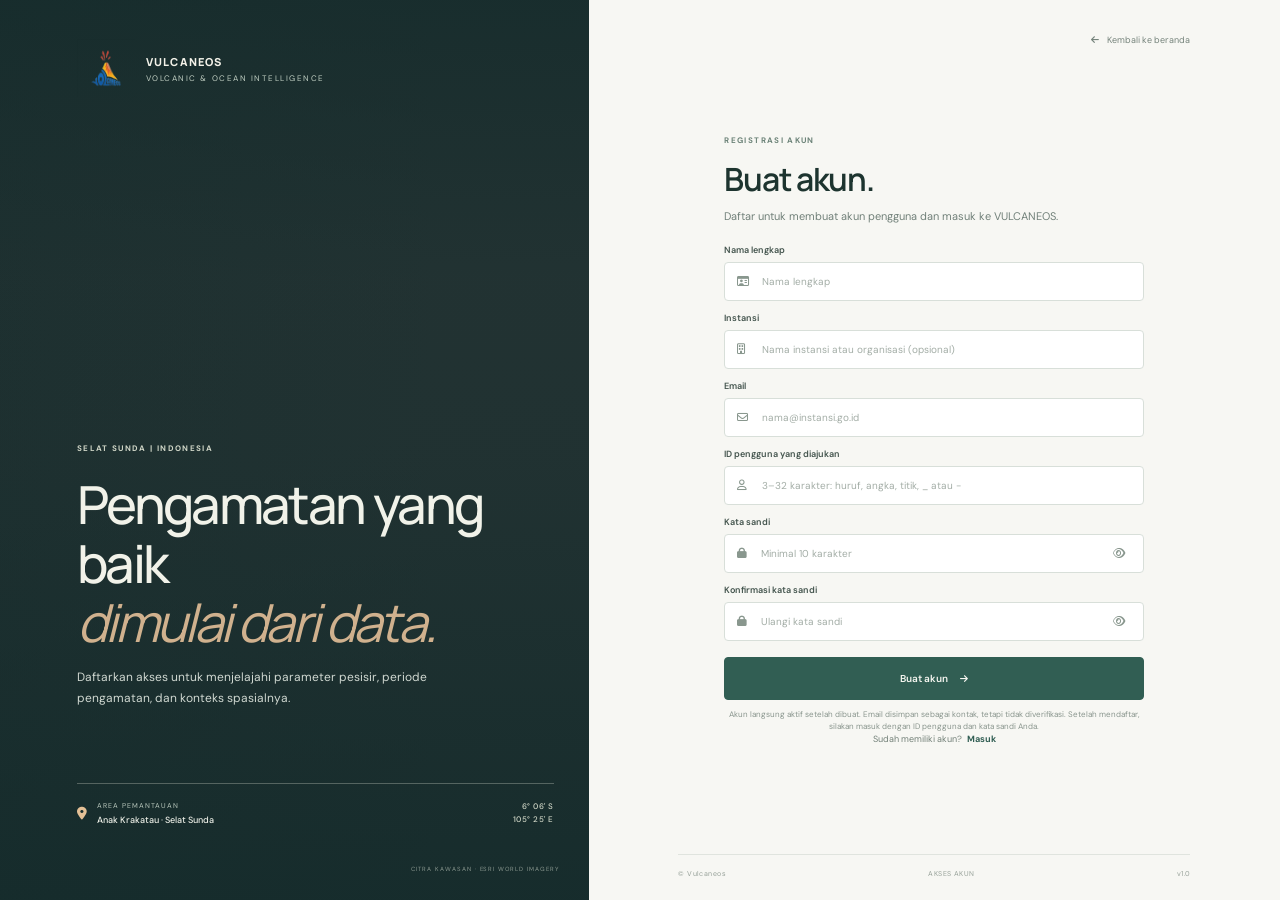
<file: register.html>
<!doctype html>
<html lang="id">
<head>
  <meta charset="UTF-8" />
  <meta name="viewport" content="width=device-width, initial-scale=1.0" />
  <meta name="theme-color" content="#f1f0eb" />
  <title>Daftar Akun · Vulcaneos</title>
  <link rel="icon" type="image/png" sizes="32x32" href="volcanoes-favicon-32.png?v=2" />
  <link rel="icon" type="image/png" sizes="512x512" href="volcanoes-favicon.png?v=2" />
  <link rel="preconnect" href="https://fonts.googleapis.com" />
  <link rel="preconnect" href="https://fonts.gstatic.com" crossorigin />
  <link href="https://fonts.googleapis.com/css2?family=DM+Sans:wght@400;500;600;700&family=Manrope:wght@400;500;600;700;800&display=swap" rel="stylesheet" />
  <link href="https://cdnjs.cloudflare.com/ajax/libs/font-awesome/6.7.2/css/all.min.css" rel="stylesheet" />
  <link rel="stylesheet" href="style.css?v=remove-marker-1" />
  <link rel="stylesheet" href="logo.css" />
</head>
<body class="auth-body">
  <main class="auth-shell auth-register-shell">
    <aside class="auth-aside">
      <div class="auth-image"></div><div class="auth-image-shade"></div>
      <a class="auth-brand" href="index.html"><span class="landing-brand-mark"><img src="volcanoes-transparent.png" alt="" /></span><span><strong>VULCANEOS</strong><small>VOLCANIC &amp; OCEAN INTELLIGENCE</small></span></a>
      <div class="auth-aside-copy"><span class="auth-kicker"><i></i> SELAT SUNDA | INDONESIA</span><h1>Pengamatan yang baik<br/><em>dimulai dari data.</em></h1><p>Daftarkan akses untuk menjelajahi parameter pesisir, periode pengamatan, dan konteks spasialnya.</p></div>
      <div class="auth-location"><i class="fa-solid fa-location-dot"></i><span><small>AREA PEMANTAUAN</small><b>Anak Krakatau · Selat Sunda</b></span><span class="auth-coordinate">6° 06' S<br/>105° 25' E</span></div>
      <span class="auth-aside-credit">CITRA KAWASAN · ESRI WORLD IMAGERY</span>
    </aside>
    <section class="auth-main">
      <a class="auth-back" href="index.html"><i class="fa-solid fa-arrow-left"></i> Kembali ke beranda</a>
      <div class="auth-form-wrap register-form-wrap">
        <span class="auth-kicker auth-kicker-light">REGISTRASI AKUN</span>
        <h2>Buat akun.</h2>
        <p class="auth-intro">Daftar untuk membuat akun pengguna dan masuk ke VULCANEOS.</p>
        <form class="auth-form" id="registerForm" method="post" action="/api/register" autocomplete="on">
          <label for="registerName">Nama lengkap</label>
          <div class="auth-input-wrap"><i class="fa-regular fa-id-card"></i><input id="registerName" name="name" type="text" placeholder="Nama lengkap" autocomplete="name" minlength="2" maxlength="80" required /></div>
          <label for="registerInstitution">Instansi</label>
          <div class="auth-input-wrap"><i class="fa-regular fa-building"></i><input id="registerInstitution" name="institution" type="text" placeholder="Nama instansi atau organisasi (opsional)" autocomplete="organization" maxlength="120" /></div>
          <label for="registerEmail">Email</label>
          <div class="auth-input-wrap"><i class="fa-regular fa-envelope"></i><input id="registerEmail" name="email" type="email" placeholder="nama@instansi.go.id" autocomplete="email" maxlength="254" required /></div>
          <label for="registerId">ID pengguna yang diajukan</label>
          <div class="auth-input-wrap"><i class="fa-regular fa-user"></i><input id="registerId" name="username" type="text" placeholder="3–32 karakter: huruf, angka, titik, _ atau -" minlength="3" maxlength="32" pattern="[A-Za-z0-9._-]{3,32}" autocomplete="username" required /></div>
          <label for="registerPassword">Kata sandi</label>
          <div class="auth-input-wrap"><i class="fa-solid fa-lock"></i><input id="registerPassword" name="password" type="password" placeholder="Minimal 10 karakter" autocomplete="new-password" minlength="10" maxlength="128" required /><button class="password-toggle" type="button" data-toggle-password="registerPassword" aria-label="Tampilkan kata sandi"><i class="fa-regular fa-eye"></i></button></div>
          <label for="registerConfirmPassword">Konfirmasi kata sandi</label>
          <div class="auth-input-wrap"><i class="fa-solid fa-lock"></i><input id="registerConfirmPassword" name="confirmPassword" type="password" placeholder="Ulangi kata sandi" autocomplete="new-password" minlength="10" maxlength="128" required /><button class="password-toggle" type="button" data-toggle-password="registerConfirmPassword" aria-label="Tampilkan kata sandi"><i class="fa-regular fa-eye"></i></button></div>
          <div class="auth-honeypot" aria-hidden="true"><label for="registerWebsite">Website</label><input id="registerWebsite" name="website" type="text" tabindex="-1" autocomplete="off" /></div>
          <button class="auth-submit" type="submit">Buat akun <i class="fa-solid fa-arrow-right"></i></button>
          <p class="auth-status" id="registerStatus" role="status" aria-live="polite">Akun langsung aktif setelah dibuat. Email disimpan sebagai kontak, tetapi tidak diverifikasi. Setelah mendaftar, silakan masuk dengan ID pengguna dan kata sandi Anda.</p>
        </form>
        <p class="auth-switch">Sudah memiliki akun? <a href="login.html">Masuk</a></p>
      </div>
      <footer class="auth-footer"><span>© Vulcaneos</span><span>AKSES AKUN</span><span>v1.0</span></footer>
    </section>
  </main>
  <script src="auth-client.js?v=home-profile-1"></script>
</body>
</html>
</file>
<file: style.css>
:root{--bg:#071522;--panel:#0c2031;--panel2:#10283b;--line:#203d53;--muted:#88a0b2;--text:#e6f1f5;--cyan:#56d2d7;--blue:#45a9ed;--orange:#f2924c;--green:#43c78a;--red:#ef5c5e;--font:'DM Sans',sans-serif;--display:'Manrope',sans-serif}*{box-sizing:border-box}html{scroll-behavior:smooth}body{margin:0;background:var(--bg);color:var(--text);font:14px var(--font);min-width:320px}.app-shell{min-height:100vh;display:flex;background:radial-gradient(ellipse at 63% -40%,#15394a 0,transparent 48%),var(--bg)}button,a{font:inherit;color:inherit}button{cursor:pointer}.sidebar{width:248px;flex:0 0 248px;height:100vh;min-height:780px;position:sticky;top:0;background:linear-gradient(160deg,#0b2434 0%,#081a29 70%,#071522);border-right:1px solid #1b3548;padding:21px 15px 13px;display:flex;flex-direction:column;z-index:4}.brand{display:flex;align-items:center;gap:11px;text-decoration:none;padding:0 8px 19px}.brand-mark{width:46px;height:42px;color:#5bd3da}.brand-mark svg{width:100%;height:100%}.brand strong{font:800 15px/1.15 var(--display);letter-spacing:.055em}.brand small{display:block;color:#8fa9ba;font-size:8px;letter-spacing:.17em;margin-top:4px}.sidebar-rule{height:1px;background:linear-gradient(90deg,transparent,#294559,transparent);margin:0 4px 20px}.nav-label{font-size:9px;letter-spacing:.15em;color:#71899b;font-weight:700;padding:0 13px 8px}.main-nav{display:flex;flex-direction:column;gap:4px}.nav-item{display:flex;align-items:center;gap:12px;height:42px;padding:0 12px;text-decoration:none;border-radius:7px;color:#a8bdc9;font-size:12px;transition:.18s}.nav-item:hover{background:#122c3e;color:#ecf8fb}.nav-item.active{color:#72e1e1;background:linear-gradient(90deg,#164b58,#113347);box-shadow:inset 2px 0 #5be0df}.nav-icon{width:19px;text-align:center;font-size:18px;color:#9db8c7}.active .nav-icon{color:#69dadd}.nav-count{margin-left:auto;font-size:9px;padding:2px 5px;border:1px solid #396275;border-radius:4px;color:#66d5d9}.nav-spaced{padding-top:19px}.sidebar-bottom{margin-top:auto}.status{height:32px;background:#0e2936;border:1px solid #183a47;border-radius:6px;display:flex;align-items:center;padding:0 9px;gap:7px;color:#b6c9d0;font-size:10px}.pulse,.live-tag i,.updated-dot,.map-live i{display:inline-block;border-radius:50%;background:#3aca91;box-shadow:0 0 0 3px #3aca9122;width:6px;height:6px}.status-time{margin-left:auto;color:#61ce9f;font-size:8px;font-weight:700;letter-spacing:.1em}.side-photo{height:116px;margin:14px 0 4px;position:relative;overflow:hidden;border-radius:7px;background:linear-gradient(180deg,#17364b 0%,#35657a 46%,#10334a 47%,#061a2b 100%)}.side-photo:before{content:"";position:absolute;inset:0;background:linear-gradient(180deg,#d3a98814,transparent 54%),radial-gradient(ellipse at 48% 100%,#2b6976 0,transparent 65%)}.volcano{position:absolute;left:14%;right:13%;bottom:26px;height:84px;background:linear-gradient(160deg,#4f6771,#1e3747 59%,#142c3b);clip-path:polygon(0 100%,19% 73%,32% 67%,44% 37%,51% 29%,61% 43%,75% 74%,100% 100%);filter:drop-shadow(0 4px 6px #06121c)}.volcano:before{content:"";position:absolute;top:29px;left:44%;width:18%;height:6px;border-radius:50%;background:#d8a596}.volcano i{position:absolute;left:43%;top:-8px;width:30px;height:37px;background:radial-gradient(ellipse at 45% 80%,#ffb2776e,transparent 35%),linear-gradient(90deg,#71818a66,transparent);border-radius:45% 55% 0 0;filter:blur(5px);transform:rotate(16deg)}.side-photo>span{position:absolute;bottom:9px;left:10px;right:10px;font-size:8px;letter-spacing:.12em;color:#c7d8df}.side-photo>span b{float:right;color:#75d3d6}.side-quote{font:italic 12px/1.55 var(--display);color:#b6c9d2;padding-left:5px;margin:12px 0 16px}.user{border-top:1px solid #20394a;padding:12px 2px 0;display:flex;align-items:center;gap:9px}.avatar{width:29px;height:29px;border-radius:50%;display:grid;place-items:center;background:linear-gradient(135deg,#168093,#245b70);font-size:10px;font-weight:700}.user b{font-size:10px;display:block}.user small{font-size:9px;color:#8299a9}.more{margin-left:auto;background:none;border:0;color:#8ba4b2;font-size:18px}.main-content{min-width:0;flex:1;padding:0 25px 0 26px;max-width:1800px;margin:0 auto}.topbar{height:96px;border-bottom:1px solid #1c3446;display:flex;justify-content:space-between;align-items:center;gap:15px}.eyebrow{font-size:9px;color:#72cbd1;letter-spacing:.14em;font-weight:700;margin-bottom:5px}.page-heading h1{font:700 24px var(--display);margin:0;letter-spacing:-.04em}.page-heading p{color:#91a7b5;font-size:11px;margin:4px 0 0}.live-tag{display:inline-flex;align-items:center;gap:7px;vertical-align:middle;margin-left:10px;border:1px solid #245242;background:#12342d;border-radius:20px;color:#73dca8;font:600 9px var(--font);letter-spacing:0;padding:5px 8px}.live-tag i{width:5px;height:5px}.top-actions{display:flex;align-items:center;gap:13px}.updated{display:flex;gap:9px;align-items:center;padding-right:12px;border-right:1px solid #294153}.updated-dot{width:7px;height:7px}.updated small,.period-button small{display:block;color:#7892a4;font-size:8px;letter-spacing:.1em;margin-bottom:4px}.updated b{font-size:10px;font-weight:500}.period-button{height:47px;min-width:204px;padding:0 10px;background:#0d2232;border:1px solid #29475a;border-radius:7px;display:flex;align-items:center;gap:9px;text-align:left;position:relative}.period-button:hover{border-color:#4a8792}.period-button b{font-size:10px;font-weight:600}.period-button em{font-style:normal;color:#91a8b5;font-weight:400;font-size:9px}.calendar-icon{font-size:17px;color:#8cabb9}.chevron{margin-left:auto;color:#83a2b1}.period-menu{display:none;position:absolute;z-index:8;right:0;top:52px;width:218px;background:#10283a;border:1px solid #315065;border-radius:7px;padding:5px;box-shadow:0 12px 28px #0008}.period-menu.open{display:block}.period-menu>span{display:block;padding:9px;border-radius:5px;font-size:10px}.period-menu>span:hover{background:#19384b}.period-menu small{display:block!important;margin:3px 0 0!important}.icon-button{position:relative;width:38px;height:38px;border:1px solid #29475a;background:#0d2232;border-radius:7px;color:#9eb8c5;font-size:19px}.icon-button i{position:absolute;top:7px;right:8px;width:5px;height:5px;background:var(--orange);border-radius:50%}.metrics{display:grid;grid-template-columns:repeat(5,minmax(0,1fr));gap:12px;padding:14px 0 17px}.metric-card{height:106px;background:linear-gradient(135deg,#10283a,#0b1e2e);border:1px solid #1e3b50;border-radius:9px;padding:12px 14px 9px;position:relative;overflow:hidden}.metric-card:after{content:"";position:absolute;right:-35px;top:-48px;width:110px;height:100px;background:radial-gradient(ellipse,var(--glow),transparent 68%);opacity:.24;pointer-events:none}.metric-cyan{--accent:#55d4db;--glow:#31c6d4}.metric-blue{--accent:#42b3ed;--glow:#278ce7}.metric-green{--accent:#58cf91;--glow:#45c17a}.metric-orange{--accent:#f49a50;--glow:#ff8744}.metric-purple{--accent:#b79cf3;--glow:#9874e8}.metric-top{display:flex;align-items:center;gap:8px}.metric-icon{font-size:17px;color:var(--accent);width:22px}.metric-title{font-size:11px;font-weight:600;color:#d7e4e9}.metric-menu{margin-left:auto;color:#718b9b;letter-spacing:2px}.metric-value{font:700 24px var(--display);letter-spacing:-.04em;margin:6px 0 2px 30px}.metric-value>span{font-size:13px;margin-left:3px;color:#c7d8df;font-weight:500}.metric-value small{font:600 9px var(--font);margin-left:10px;letter-spacing:0}.metric-value .up,.green-text{color:var(--green)}.metric-value .down{color:#73cf86}.metric-value.negative{color:#f3954e}.metric-foot{display:flex;align-items:center;justify-content:space-between;margin-left:30px;color:#7690a1;font-size:7px;letter-spacing:.11em}.metric-foot svg{width:43%;height:20px;overflow:visible}.metric-foot path{fill:none;stroke:var(--accent);stroke-width:2;filter:drop-shadow(0 0 4px var(--glow))}.map-section{height:430px;display:grid;grid-template-columns:minmax(0,1fr) 220px;gap:11px}.map-frame{height:430px;border:1px solid #27465b;border-radius:9px;position:relative;overflow:hidden;background:radial-gradient(ellipse at 48% 42%,#176078 0,#0d4864 22%,#083650 46%,#06243b 71%,#071c30 100%);isolation:isolate;perspective:900px;--map-scale:1}.map-frame:before{content:"";position:absolute;inset:-10%;background:repeating-radial-gradient(ellipse at 73% 25%,transparent 0 31px,#5c9da51a 32px 33px,transparent 34px 58px),repeating-radial-gradient(ellipse at 12% 72%,transparent 0 39px,#69b3bb15 40px 41px,transparent 42px 71px),radial-gradient(ellipse at 72% 80%,#103b61 0,transparent 30%),radial-gradient(ellipse at 21% 34%,#20a0aa5e,transparent 24%),radial-gradient(ellipse at 49% 84%,#20888e52,transparent 26%);transform:scale(var(--map-scale));transition:transform .35s}.map-atmosphere{position:absolute;inset:0;background:linear-gradient(110deg,#47d6cf24,transparent 35%,#07152e44),repeating-linear-gradient(20deg,transparent 0 13px,#8bd0d51c 14px,transparent 15px 24px);mix-blend-mode:screen;opacity:.45}.bathymetry{position:absolute;inset:0;background:repeating-radial-gradient(ellipse at 61% 56%,transparent 0 18px,#65aeb824 19px 20px,transparent 21px 38px);mask-image:linear-gradient(90deg,transparent,#000 20% 80%,transparent);opacity:.65}.island{position:absolute;background:linear-gradient(145deg,#a09572 0%,#526958 24%,#304c42 43%,#253c3a 66%,#59765e 81%,#b19768 100%);box-shadow:inset 0 0 16px #c5c09388, inset -12px -9px 21px #061a29cc,0 17px 18px #041321bd;filter:saturate(.8);transform:rotate(-12deg) rotateX(22deg)}.island-main{left:34%;top:20%;width:30%;height:54%;clip-path:polygon(8% 43%,14% 24%,32% 9%,48% 0,67% 7%,76% 23%,94% 39%,90% 60%,78% 80%,59% 95%,38% 100%,19% 87%,3% 69%);background:radial-gradient(ellipse at 43% 42%,#142d34 0 10%,#4d5a4c 20%,transparent 42%),radial-gradient(ellipse at 38% 36%,#819071 0 6%,transparent 30%),linear-gradient(135deg,#bbaf7b 0%,#486659 25%,#203b36 48%,#3c5949 70%,#8c8b61 89%,#b6a575 100%);transition:transform .35s}.island-main:before{content:"";position:absolute;inset:7%;border-radius:40%;background:repeating-linear-gradient(130deg,transparent 0 15px,#c9b78422 16px 17px),repeating-linear-gradient(20deg,transparent 0 22px,#e2cb9540 23px 24px);clip-path:polygon(8% 43%,14% 24%,32% 9%,48% 0,67% 7%,76% 23%,94% 39%,90% 60%,78% 80%,59% 95%,38% 100%,19% 87%,3% 69%)}.island-main:after{content:"";position:absolute;inset:20% 22% 24% 26%;background:repeating-linear-gradient(154deg,transparent 0 13px,#cfc29655 14px 15px),linear-gradient(145deg,#717668,#2c433a 50%,#66745c);clip-path:polygon(2% 38%,24% 11%,54% 0,83% 13%,100% 43%,79% 73%,49% 100%,21% 87%,0 67%)}.island-crater{position:absolute;z-index:2;width:23%;height:15%;left:40%;top:25%;border-radius:50%;background:radial-gradient(ellipse,#192d2f 0 39%,#7c6048 48%,#b09460 61%,transparent 67%);transform:rotate(20deg);box-shadow:0 2px 6px #101f1c}.island-ridge{position:absolute;z-index:2;left:14%;top:63%;width:78%;height:8px;transform:rotate(24deg);background:#b4a16d88;filter:blur(3px)}.island-small{left:12%;top:69%;width:20%;height:20%;clip-path:polygon(0 54%,18% 30%,30% 38%,48% 5%,66% 19%,75% 45%,100% 68%,86% 100%,12% 92%);transform:rotate(-8deg) rotateX(24deg);background:linear-gradient(130deg,#92a477,#2b4c3a 53%,#647b58)}.island-reef{left:7%;top:81%;width:20%;height:8%;border-radius:50%;background:radial-gradient(ellipse,#ddc78a,#278b8c 45%,transparent 72%);opacity:.7;filter:blur(5px)}.contour{position:absolute;border:1px solid #b2d0c94c;border-radius:50%;transform:rotate(-12deg);pointer-events:none}.contour-one{width:40%;height:71%;left:29%;top:10%}.contour-two{width:44%;height:80%;left:27%;top:5%;border-style:dashed}.contour-three{width:35%;height:60%;left:32%;top:16%;border-color:#e5d49c33}.risk-overlay{position:absolute;left:0;top:0;width:100%;height:100%;overflow:visible;pointer-events:none;filter:url(#glow)}.risk-safe{fill:#39bf7199;stroke:#95e1b6;stroke-width:1.3}.risk-caution{fill:#f7ae3c9c;stroke:#ffd477;stroke-width:1.5}.risk-danger{fill:#e956529c;stroke:#ff9b6d;stroke-width:1.5}.shoreline{fill:none;stroke:#65e1bb;stroke-width:3;stroke-linejoin:round}.before-line{fill:none;stroke:#49bdf0;stroke-width:2;stroke-dasharray:6 5;opacity:.9}.map-vignette{position:absolute;inset:0;box-shadow:inset 0 0 55px #04121e9c;pointer-events:none}.map-header{position:absolute;left:13px;right:13px;top:12px;display:flex;align-items:center;gap:11px;color:#c1d2d9;font-size:8px;letter-spacing:.14em}.map-live{display:flex;align-items:center;gap:6px;padding:6px 8px;background:#061b2bc9;border:1px solid #2c5062;border-radius:4px;color:#b4d1d7}.map-live i{width:5px;height:5px}.map-header button{margin-left:auto;border:1px solid #6aa6b380;background:#0b2233b8;border-radius:5px;color:#cce3e8;padding:6px 9px;font-size:9px}.map-header button:hover{background:#1b4054}.map-layers{position:absolute;top:56px;left:12px;width:202px;background:#071c2de8;border:1px solid #416277;border-radius:8px;box-shadow:0 8px 25px #03101c7a;overflow:hidden;backdrop-filter:blur(10px)}.layers-heading{height:36px;width:100%;display:flex;align-items:center;gap:8px;padding:0 11px;text-align:left;border:0;border-bottom:1px solid #29485a;background:#102a3b;color:#deedf1;font-size:10px;font-weight:700}.stack-icon{font-size:17px;color:#68d5db}.layer-caret{margin-left:auto;font-size:15px;color:#93afbc}.layer-list{padding:6px 10px 8px}.layer-list label{height:26px;display:flex;align-items:center;gap:8px;font-size:9px;color:#c2d3d9;cursor:pointer}.layer-list input{position:absolute;opacity:0}.layer-list label i{width:13px;height:13px;border:1px solid #69879a;border-radius:3px;position:relative;flex:0 0 13px}.layer-list input:checked+i{background:#39a9d8;border-color:#42bbe8}.layer-list input:checked+i:after{content:'✓';position:absolute;left:2px;top:-2px;color:white;font-size:11px}.layer-list label:hover{color:white}.mini-map{position:absolute;top:12px;right:56px;width:114px;height:72px;border:1px solid #4d7885;border-radius:6px;background:linear-gradient(145deg,#183f4c,#0c2c3e);overflow:hidden;box-shadow:0 3px 12px #04131da8}.mini-shape{position:absolute;width:78px;height:34px;top:13px;left:20px;background:#527c73;clip-path:polygon(5% 24%,23% 5%,42% 18%,51% 0,69% 17%,95% 22%,89% 51%,72% 45%,60% 67%,35% 61%,21% 95%,4% 73%);opacity:.8}.mini-pin{position:absolute;color:#ff6471;left:11px;bottom:5px;font-size:13px}.mini-map small{position:absolute;left:5px;top:4px;font-size:5px;letter-spacing:.12em;color:#95b6be}.mini-box{position:absolute;width:25px;height:28px;border:1px solid #65d1d7;right:13px;top:19px;transform:rotate(15deg)}.map-controls{position:absolute;right:12px;top:95px;width:32px;display:flex;flex-direction:column;background:#0b2235d9;border:1px solid #456479;border-radius:6px;overflow:hidden}.map-controls button{height:32px;border:0;background:transparent;color:#d3e4e8;font-size:20px}.map-controls button:hover{background:#1d455a}.map-controls span{height:1px;background:#36566b}.map-controls button:last-child{margin-top:6px;border:1px solid #456479;border-radius:5px;background:#0b2235d9}.map-controls button:nth-last-child(2){height:2px;border:0}.island-label{position:absolute;left:48%;top:45%;display:flex;align-items:flex-start;gap:6px;text-shadow:0 2px 5px #00111b;font-size:10px}.island-label b{font:700 10px var(--display)}.island-label small{position:absolute;left:16px;top:15px;color:#cee2db;font-size:7px}.mountain-symbol{color:#f1f4e8;font-size:12px}.map-marker{position:absolute;left:55%;top:29%;width:23px;height:23px;border:1px solid #f7b24b;border-radius:50%;background:#ed794766;box-shadow:0 0 0 5px #ef785528,0 0 16px #ff745d;display:grid;place-items:center}.map-marker span{width:5px;height:5px;border-radius:50%;background:#ffe5ab}.scale{position:absolute;left:16px;bottom:13px;display:flex;align-items:flex-end;gap:9px;color:#e2eef0}.scale>span{font-size:17px;line-height:1;display:flex;flex-direction:column;align-items:center}.scale>span small{font-size:8px}.scale>div>span{width:91px;height:8px;display:flex;align-items:flex-start;justify-content:space-between;border-top:2px solid #d7e5e8;position:relative}.scale>div>span:before,.scale>div>span:after{content:"";position:absolute;top:-3px;height:7px;border-left:1px solid #d7e5e8}.scale>div>span:after{left:50%}.scale>div b{font-size:8px;font-weight:500;position:relative;top:4px}.scale>div small{display:block;font-size:6px;color:#a5bdc7;letter-spacing:.1em;margin-top:6px}.map-attribution{position:absolute;right:11px;bottom:9px;font-size:6px;color:#adc2ca9e;letter-spacing:.1em}.map-tooltip{position:absolute;left:58%;top:34%;padding:8px 10px;border:1px solid #53788c;border-radius:5px;background:#071a2be8;display:none;box-shadow:0 4px 12px #0008}.map-tooltip.show{display:flex;flex-direction:column;gap:3px}.map-tooltip b{font-size:9px}.map-tooltip span{font-size:8px;color:#a6bdc9}.map-frame.tilted .island-main{transform:rotate(-12deg) rotateX(38deg) scale(1.08)}.map-frame.tilted:before{transform:rotateX(8deg) scale(var(--map-scale))}.info-panel{height:430px;border:1px solid #264459;background:linear-gradient(160deg,#10283a,#0b1e2e);border-radius:9px;overflow:hidden}.info-head{height:45px;margin:0 13px;border-bottom:1px solid #264256;display:flex;align-items:center;gap:8px}.info-symbol{font-size:15px;color:#71ccd1}.info-head b{font-size:10px}.info-head button{margin-left:auto;border:0;background:none;color:#8aa4b2;font-size:20px}.info-body{padding:12px 13px}.info-group>label{display:block;color:#7995a5;font-size:8px;font-weight:700;letter-spacing:.13em;margin-bottom:9px}.legend-item{height:24px;display:flex;align-items:center;gap:9px;font-size:10px;color:#c9d8dd}.legend-item>i,.footer-legend i,.period-legend i{width:9px;height:9px;border-radius:50%;display:inline-block}.safe{background:#35bd7f;box-shadow:0 0 9px #35bd7f55}.caution{background:#f3ad42;box-shadow:0 0 9px #f3ad4255}.danger{background:#ef5b60;box-shadow:0 0 9px #ef5b6055}.legend-item span{margin-left:auto;color:#7c95a4;font-size:8px}.location-info{border-top:1px solid #2a4659;margin-top:12px;padding-top:12px}.location-info>div{display:flex;justify-content:space-between;align-items:center;margin:9px 0;font-size:9px}.location-info>div span{color:#8ca4b1}.location-info>div b{font-size:9px;font-weight:500}.danger-pill{font-size:8px!important;background:#873c46;color:#ffbbc0;padding:3px 7px;border-radius:20px}.photo-card{height:87px;margin-top:12px;border:1px solid #35556a;border-radius:6px;position:relative;overflow:hidden;background:linear-gradient(165deg,#7193a1,#2a647b 43%,#194359 44%,#0d2a3c)}.photo-card:before{content:"";position:absolute;inset:0;background:linear-gradient(180deg,transparent 40%,#061522d9),radial-gradient(ellipse at 51% 111%,#e4a977 0 12%,#293a3b 13% 24%,transparent 25%)}.photo-ridge{position:absolute;left:14%;bottom:18px;width:76%;height:50px;clip-path:polygon(0 100%,19% 58%,38% 34%,47% 10%,56% 30%,70% 58%,100% 100%);background:linear-gradient(140deg,#b5a27f,#435658 55%,#203d47)}.photo-ridge i{position:absolute;left:44%;top:11px;width:23px;height:21px;border-radius:50% 50% 0 0;background:radial-gradient(ellipse at 50% 90%,#e18351,transparent 55%);filter:blur(4px)}.photo-card>span{position:absolute;left:8px;right:8px;bottom:7px;color:#deebed;font-size:7px;letter-spacing:.12em}.photo-card>span b{float:right;color:#70d8d8;font-size:7px}.metadata-link{width:100%;margin-top:10px;background:none;border:0;color:#88a5b4;font-size:8px;text-align:left;padding:0}.metadata-link span{float:right}.analysis-row{display:grid;grid-template-columns:1.08fr .92fr;gap:11px;margin-top:12px}.chart-card{min-width:0;min-height:210px;border:1px solid #223e52;border-radius:9px;background:linear-gradient(145deg,#102639,#0b1d2d);padding:12px 14px}.card-heading{display:flex;align-items:flex-start;justify-content:space-between;gap:8px}.card-heading>div:first-child{display:flex;align-items:center;gap:9px}.heading-icon{font-size:19px;color:#a6c1cf}.card-heading h2{font:700 11px var(--display);margin:1px 0 3px}.card-heading p{font-size:8px;color:#7e98a8;margin:0}.tabs{display:flex;gap:3px;background:#0b1d2d;padding:3px;border-radius:20px}.tabs button{border:0;background:transparent;color:#8ba3b2;font-size:8px;padding:5px 9px;border-radius:14px}.tabs button.selected{background:#53d2d5;color:#08212d;font-weight:700}.chart-content{display:grid;grid-template-columns:minmax(0,1fr) 95px;gap:12px;align-items:center;margin-top:12px}.line-chart{position:relative;padding-left:24px;padding-bottom:15px}.line-chart svg{width:100%;height:115px;overflow:visible}.grid path{stroke:#29465a;stroke-width:.7}.line-before,.line-after{fill:none;stroke-width:2.5;stroke-linejoin:round;stroke-linecap:round}.line-before{stroke:#399fe6}.line-after{stroke:#f18a4c}.dots-before circle{fill:#399fe6;stroke:#14344b;stroke-width:1}.dots-after circle{fill:#f18a4c;stroke:#3a302e;stroke-width:1}.y-labels{position:absolute;left:0;top:0;height:115px;display:flex;flex-direction:column;justify-content:space-between;color:#b0c2ca;font-size:8px}.x-labels{display:flex;justify-content:space-between;color:#a9bec8;font-size:8px;padding-top:4px}.chart-legend{display:flex;flex-direction:column;gap:11px;font-size:8px;color:#bccbd1}.chart-legend span,.period-legend span{display:flex;align-items:center;gap:6px}.blue-dot,.orange-dot{display:inline-block;width:8px;height:8px;border-radius:50%;background:#399fe6}.orange-dot{background:#f18a4c}.period-legend{display:flex;gap:11px;color:#bdcbd1;font-size:8px;padding-top:5px}.period-legend i{width:8px;height:8px}.coast-content{display:grid;grid-template-columns:135px minmax(0,1fr);gap:10px;margin-top:13px}.coast-stats{display:flex;flex-direction:column;justify-content:center}.coast-stats small{font-size:7px;letter-spacing:.1em;color:#8aa1ad}.coast-stats b{font:800 24px var(--display);letter-spacing:-.05em;margin:3px 0 7px}.coast-stats b span{font-size:11px;letter-spacing:0}.coast-stats b i{font-style:normal;font-size:16px}.orange-text{color:#f0904d}.green-text{color:#35bd7f}.coast-stats>div{height:1px;background:#29475a;margin:0 0 7px}.coast-map{height:129px;border:1px solid #38596b;border-radius:6px;overflow:hidden;position:relative;background:linear-gradient(165deg,#34768a,#163d4f 47%,#123145)}.coast-land{position:absolute;inset:-5% 0;background:linear-gradient(120deg,#748365,#3e5b49 35%,#a08e63 70%,#354e43);clip-path:polygon(0 0,100% 0,100% 71%,87% 65%,78% 76%,63% 67%,51% 78%,37% 69%,25% 78%,12% 66%,0 72%);opacity:.85}.coast-land:after{content:"";position:absolute;inset:0;background:repeating-linear-gradient(133deg,transparent 0 14px,#d6c7942b 15px 16px)}.coast-map svg{position:absolute;inset:0;width:100%;height:100%;filter:drop-shadow(0 0 2px #10212c)}.coast-old,.coast-new{fill:none;stroke:#48aee8;stroke-width:2.2}.coast-new{stroke:#f2924c;stroke-width:2}.coast-scale{position:absolute;bottom:5px;right:7px;color:white;font-size:7px;text-shadow:0 1px 3px #000}.footer{height:52px;margin-top:15px;border-top:1px solid #1d374a;display:flex;align-items:center;justify-content:space-between;gap:10px;color:#93aab6}.footer-brand{font-size:8px;letter-spacing:.08em;white-space:nowrap}.footer-brand b{font-size:14px;color:#70cbd1;margin-right:5px}.footer-brand i{display:inline-block;height:13px;border-left:1px solid #345064;vertical-align:middle;margin:0 8px}.footer-links{display:flex;gap:16px}.footer-links a{text-decoration:none;font-size:8px;color:#9cb1bb}.footer-links a:hover{color:#5fd4d8}.footer-legend{display:flex;gap:10px}.footer-legend span{display:flex;align-items:center;gap:5px;font-size:8px}.footer-legend i{width:7px;height:7px}.footer em{font:italic 9px var(--display);color:#68d1d3}.toast{position:fixed;bottom:22px;left:50%;transform:translate(-50%,16px);opacity:0;pointer-events:none;background:#123347;border:1px solid #417388;color:#e0f2f3;border-radius:6px;padding:10px 15px;font-size:11px;transition:.25s;z-index:12;box-shadow:0 6px 22px #0008}.toast.show{opacity:1;transform:translate(-50%,0)}.modal-backdrop{position:fixed;inset:0;background:#020b12b8;z-index:20;display:none;place-items:center;padding:20px;backdrop-filter:blur(5px)}.modal-backdrop.open{display:grid}.modal{width:min(430px,100%);background:#10283a;border:1px solid #36566a;border-radius:12px;padding:25px;position:relative;box-shadow:0 20px 70px #0009}.modal-close{position:absolute;right:15px;top:13px;background:none;border:0;color:#9bb2be;font-size:22px}.modal-kicker{font-size:8px;letter-spacing:.15em;color:#61d1d4}.modal h2{font:700 19px var(--display);margin:9px 0}.modal p{font-size:11px;color:#a0b5c0;line-height:1.65;margin:0 0 16px}.metadata-rows{border-top:1px solid #2c485b}.metadata-rows div{padding:10px 0;border-bottom:1px solid #2c485b;display:flex;justify-content:space-between;gap:12px;font-size:10px}.metadata-rows span{color:#8ba4b1}.metadata-rows b{font-weight:500;text-align:right}.demo-badge{color:#f2bd69!important}.modal-action{margin-top:16px;width:100%;height:36px;border:0;border-radius:6px;background:#4bc9cf;color:#06212a;font-weight:700;font-size:11px}
@media(min-width:1500px){.main-content{padding-left:30px;padding-right:30px}.map-section{height:500px;grid-template-columns:minmax(0,1fr) 250px}.map-frame,.info-panel{height:500px}.map-layers{width:222px;top:65px}.layer-list label{height:29px}.info-body{padding:15px 16px}.photo-card{height:112px}.analysis-row{margin-top:14px}.chart-card{min-height:225px;padding:15px 17px}.line-chart svg{height:128px}.y-labels{height:128px}.coast-map{height:143px}}
@media(max-width:1150px){.sidebar{width:210px;flex-basis:210px}.main-content{padding-left:17px;padding-right:17px}.map-section{grid-template-columns:minmax(0,1fr) 195px}.map-frame,.info-panel{height:400px}.map-section{height:400px}.info-body{padding:10px}.photo-card{height:75px}.metrics{gap:8px}.metric-card{padding:10px}.metric-title{font-size:10px}.updated{display:none}.footer-links{gap:9px}.footer em{display:none}.analysis-row{grid-template-columns:1fr 1fr}.coast-content{grid-template-columns:115px 1fr}.coast-stats b{font-size:21px}}
@media(max-width:850px){.sidebar{width:64px;flex-basis:64px;padding:14px 8px}.brand{justify-content:center;padding:0 0 15px}.brand>span:last-child,.sidebar-rule,.nav-label,.nav-item>span:not(.nav-icon),.sidebar-bottom{display:none}.brand-mark{width:39px}.nav-item{justify-content:center;padding:0;height:42px}.nav-icon{font-size:20px}.main-content{padding:0 14px}.topbar{height:86px}.metrics{grid-template-columns:repeat(2,minmax(0,1fr))}.map-section{grid-template-columns:minmax(0,1fr) 190px}.map-section,.map-frame,.info-panel{height:370px}.analysis-row{grid-template-columns:1fr}.chart-card{min-height:205px}.coast-card{min-height:198px}.footer{flex-wrap:wrap;height:auto;padding:13px 0;justify-content:center}.footer-brand{display:none}}
@media(max-width:620px){.sidebar{display:none}.main-content{padding:0 10px}.topbar{height:auto;min-height:91px;padding:12px 0}.page-heading h1{font-size:20px}.page-heading p{font-size:9px;max-width:195px}.live-tag{display:none}.top-actions{gap:6px}.period-button{min-width:auto;width:42px;height:40px;justify-content:center;padding:0}.period-button>span:not(.calendar-icon):not(.period-menu){display:none}.period-button .calendar-icon{font-size:18px}.period-menu{right:0;width:210px}.icon-button{height:38px;width:36px}.metrics{gap:7px;padding-top:10px}.metric-card{height:100px;padding:9px}.metric-title{font-size:9px}.metric-icon{font-size:14px;width:17px}.metric-value{font-size:21px;margin-left:23px}.metric-value small{font-size:8px;margin-left:5px}.metric-foot{margin-left:23px;font-size:6px}.metric-foot svg{width:36%}.map-section{height:auto;grid-template-columns:1fr}.map-frame{height:385px}.info-panel{height:auto}.info-body{display:grid;grid-template-columns:1fr 1fr;gap:10px}.info-group{min-width:0}.info-group:first-child{border-right:1px solid #29475a;padding-right:9px}.location-info{margin:0;padding:0;border:0}.photo-card{grid-column:1/-1;margin:0;height:105px}.metadata-link{grid-column:1/-1;margin-top:-3px}.map-layers{width:185px;top:48px;left:8px}.layer-list label{height:24px;font-size:8px}.map-header{left:8px;right:8px;top:8px}.map-header>span:nth-child(2){display:none}.map-header button{font-size:8px;padding:5px 7px}.mini-map{top:50px;right:8px;width:80px;height:55px}.mini-shape{left:10px;top:10px}.mini-box{display:none}.map-controls{top:115px;right:8px}.island-main{left:33%;width:45%;top:26%;height:48%}.island-small{left:5%;top:70%;width:23%}.island-label{left:49%;top:48%;font-size:8px}.risk-overlay{transform:scale(1.08);transform-origin:center}.map-tooltip{left:44%;top:35%}.analysis-row{margin-top:9px}.chart-card{padding:11px 10px}.card-heading h2{font-size:10px}.card-heading p{font-size:7px}.tabs button{padding:5px 6px;font-size:7px}.chart-content{grid-template-columns:minmax(0,1fr) 75px;gap:6px}.chart-legend{font-size:7px}.line-chart svg{height:110px}.y-labels{height:110px}.coast-content{grid-template-columns:105px minmax(0,1fr);gap:6px}.coast-stats b{font-size:19px}.coast-map{height:125px}.period-legend{gap:6px;font-size:7px}.footer{gap:11px}.footer-links{width:100%;justify-content:center}.footer-legend{display:none}}
@media(prefers-reduced-motion:reduce){*{scroll-behavior:auto!important;transition:none!important}}
.map-frame.layer-off-risk .risk-overlay,.map-frame.layer-off-shoreline-before .before-line,.map-frame.layer-off-shoreline-after .shoreline{opacity:0}.map-frame.layer-off-temperature:after{opacity:0}.map-frame.layer-off-waves .contour{opacity:0}.map-frame.layer-off-chlorophyll .map-atmosphere{opacity:0}.map-frame.layer-off-ecosystem .island-reef{opacity:0}.map-section.info-hidden{grid-template-columns:minmax(0,1fr)}
:root{--bg:#111b24;--panel:#18242e;--panel2:#1d2b36;--line:#334550;--muted:#9aa9b1;--text:#e4e9eb;--cyan:#82b8b2;--blue:#789ab6;--orange:#c69465;--green:#77a88d;--red:#bb7370}
body,.app-shell{background:var(--bg)}.app-shell{background:linear-gradient(90deg,#101922,#111b24 30%,#111b24)}
.sidebar{background:#141f28;border-color:#2b3942}.brand-mark{color:#83b1a9;font-size:28px;display:grid;place-items:center}.brand-mark i{font-size:28px}.sidebar-rule{background:#2d3b43}.nav-label{color:#83939c}.nav-item{color:#a8b4ba}.nav-item:hover{background:#202d36;color:#e7edef}.nav-item.active{color:#aad1c9;background:#233530;box-shadow:inset 2px 0 #80b6a9}.nav-icon,.active .nav-icon{color:#9db2b7}.nav-count{border-color:#536a6d;color:#a6cbc0}.status{background:#1b2c2c;border-color:#354b44}.pulse,.live-tag i,.updated-dot,.map-live i{background:#79ae91;box-shadow:0 0 0 3px #79ae9120}.status-time{color:#91b9a0}.area-focus{margin:14px 0 4px;border:1px solid #35464e;background:#1a2730;border-radius:7px;padding:12px 11px;display:flex;flex-direction:column;gap:5px}.area-focus>span{font-size:8px;letter-spacing:.12em;color:#98aaa9}.area-focus>span i{color:#91b9a0;margin-right:4px}.area-focus>b{font:700 12px var(--display);color:#e0e7e8}.area-focus>small{font-size:9px;color:#9eacb1}.side-quote{color:#aeb9bd}.user{border-color:#33414a}.avatar{background:#314a4b;color:#c6ded6}
.topbar,.footer{border-color:#2b3a43}.eyebrow{color:#9bbab3}.page-heading h1{letter-spacing:-.035em}.page-heading p,.updated small,.period-button small{color:#91a0a8}.live-tag{border-color:#3d5147;background:#24352d;color:#a8c7b4}.period-button,.icon-button{background:#1a2731;border-color:#3b4b54}.period-button:hover{border-color:#708c87}.calendar-icon,.chevron{color:#a8babd}.period-menu{background:#1c2a34;border-color:#485962}.period-menu>span:hover{background:#293943}.icon-button{color:#a9b9bf}.icon-button b{position:absolute;top:7px;right:8px;width:5px;height:5px;background:#c69465;border-radius:50%}
.metric-card,.chart-card,.info-panel{background:linear-gradient(145deg,#1a2832,#17232d);border-color:#33454f}.metric-card:after{opacity:.08}.metric-cyan{--accent:#83b7ad;--glow:#83b7ad}.metric-blue{--accent:#83a4ba;--glow:#83a4ba}.metric-green{--accent:#8aaa91;--glow:#8aaa91}.metric-orange{--accent:#c49a72;--glow:#c49a72}.metric-value .up,.green-text{color:#83b195}.metric-value .down{color:#a4b18a}.metric-value.negative,.orange-text{color:#c89568}.metric-title{color:#d5dfe1}.metric-foot{color:#8e9fa6}.metric-foot path{filter:none}.metric-value>span{color:#cad4d6}.metric-menu{color:#87979d}
.map-frame{background:#233039;border-color:#41525b;isolation:isolate;perspective:none}.map-frame:before{display:none}#mapCanvas{position:absolute;inset:0;background:#233039}.maplibregl-canvas{outline:0}.maplibregl-ctrl-bottom-left{left:14px;bottom:11px}.maplibregl-ctrl-scale{background:#17242cbf;border:1px solid #dde4df;border-top:0;color:#f1f3ed;font:9px var(--font);text-shadow:0 1px 2px #000;padding:2px 4px}.maplibregl-ctrl-attrib{font:8px var(--font)!important;background:#17242cbf!important;color:#e1e6e5!important}.maplibregl-ctrl-attrib a{color:#d2dcda!important}.map-header{z-index:2;pointer-events:none}.map-header>*{pointer-events:auto}.map-live{background:#17242dd9;border-color:#637078;color:#e0e5e4}.map-live i{background:#a0b99c}.map-header button{background:#17242ddb;border-color:#81918d88;color:#e7ecea}.map-header button:hover{background:#26363d}.map-layers{z-index:3;background:#19262eea;border-color:#64757a;box-shadow:0 5px 18px #0005;backdrop-filter:blur(8px)}.layers-heading{background:#202e36;border-color:#43535a;color:#e5ebeb}.stack-icon{color:#a7c4ba}.layer-caret{font-size:11px;color:#a4b2b5}.layer-list label{color:#d0d9da}.layer-list label i{border-color:#829396}.layer-list input:checked+i{background:#759e8e;border-color:#92b7a6}.map-controls{z-index:2;background:#18252dde;border-color:#7c8b8e}.map-controls button{color:#e4ebea;font-size:13px}.map-controls button:hover{background:#35464b}.map-controls button:last-child{margin-top:0;border:0;border-top:1px solid #46565b;border-radius:0;background:transparent}.map-attribution{display:none}.volcano-marker{font-size:23px;color:#dfb67d;text-shadow:0 2px 4px #14222b,0 0 10px #081117}.maplibregl-popup-content{background:#19262e;color:#e1e7e8;border:1px solid #516269;border-radius:6px;padding:10px 12px;box-shadow:0 8px 24px #0006}.maplibregl-popup-tip{border-top-color:#19262e!important;border-bottom-color:#19262e!important}.map-popup{display:flex;flex-direction:column;gap:4px}.map-popup b{font:700 11px var(--display)}.map-popup span{font-size:9px;color:#aab8bb}.maplibregl-ctrl-group{background:#202d34!important}.maplibregl-ctrl-group button{background-color:transparent!important}.maplibregl-ctrl button .maplibregl-ctrl-icon{filter:invert(.8)}
.info-head{border-color:#394a52}.info-symbol,.heading-icon{color:#a5beb6}.info-head button{color:#a8b6b8}.info-group>label{color:#98a9ac}.legend-item{color:#d0dadd}.legend-item span{color:#95a4a8}.safe{background:#7ca68d;box-shadow:none}.caution{background:#c8a268;box-shadow:none}.danger{background:#b86f6e;box-shadow:none}.location-info{border-color:#3a4c54}.location-info>div span{color:#9eafb2}.danger-pill{background:#573d3c;color:#e5b1a9}.metadata-note{margin-top:13px;padding:10px;border:1px solid #3a4b51;border-radius:5px;background:#202d33;display:flex;gap:8px;color:#aebcbe;font-size:8px;line-height:1.5}.metadata-note i{color:#a5beb6;flex:0 0 auto}.metadata-link{color:#a5b8bb}.metadata-link:hover{color:#dce7e5}
.tabs{background:#18242d}.tabs button{color:#a0afb4}.tabs button.selected{background:#799f96;color:#14241f}.line-before{stroke:#7a9eb8}.line-after{stroke:#c59169}.dots-before circle{fill:#7a9eb8}.dots-after circle{fill:#c59169}.grid path{stroke:#384952}.y-labels,.x-labels{color:#aebbbd}.chart-legend{color:#c2ccce}.blue-dot{background:#7a9eb8}.orange-dot{background:#c59169}.coast-old{stroke:#7a9eb8}.coast-new{stroke:#c59169}.period-legend{color:#bcc8c9}.footer{color:#a6b4b7}.footer-brand b{color:#a8c2b8}.footer-links a{color:#a9b7ba}.footer-links a:hover{color:#d7e2df}.footer em{color:#99bbb1}.toast{background:#202e36;border-color:#586b70;color:#e3e9e8}.modal{background:#1b2932;border-color:#475a61}.modal-kicker{color:#a5c1b7}.modal-close{color:#acbabc}.modal p,.metadata-rows span{color:#a7b4b7}.metadata-rows div,.metadata-rows{border-color:#3a4d54}.demo-badge{color:#cfaa77!important}.modal-action{background:#84aa9b;color:#16231f}
@media(max-width:620px){.maplibregl-ctrl-attrib{max-width:190px!important}.area-focus{display:none}}
.map-controls button:nth-last-child(2){height:32px;border:0}.mini-map{z-index:2;display:block;padding:0;text-align:left;cursor:pointer;background:#19272de8;border-color:#71817d;box-shadow:0 4px 14px #0005}.mini-map:hover{border-color:#c0c8b9}.mini-map #overviewMap{position:absolute;inset:0;display:block;overflow:hidden;border-radius:5px}.mini-map #overviewMap .maplibregl-canvas{pointer-events:none}.mini-map small{z-index:1;background:#19272dbd;padding:2px 4px;border-radius:2px;color:#dfe6e3;left:5px;top:5px}.mini-map>i{position:absolute;z-index:1;left:7px;bottom:6px;color:#dfb67d;font-size:13px;text-shadow:0 1px 3px #000}.footer-brand>b{font-size:14px}.footer-links i{margin-right:4px;color:#a3b8b3;font-size:9px}.coast-stats b i{font-size:14px}.icon-button i{position:static;width:auto;height:auto;background:none;box-shadow:none;border-radius:0;font-size:14px}
.theme-switch{display:flex;align-items:center;gap:2px;padding:3px;border:1px solid #3a4b54;border-radius:7px;background:#1a2731}.theme-switch button{display:flex;align-items:center;gap:6px;border:0;border-radius:5px;padding:7px 9px;background:transparent;color:#a6b3b7;font-size:9px;font-weight:600}.theme-switch button i{font-size:10px}.theme-switch button.active{background:#31423f;color:#dbe7e2}.theme-switch button:hover{color:#edf2ef}
:root[data-theme="light"]{color-scheme:light;--bg:#eef1f0;--panel:#fff;--panel2:#f5f7f6;--line:#d6dfdc;--muted:#65747a;--text:#233139;--cyan:#56877e;--blue:#547c9b;--orange:#a9784e;--green:#4a8062;--red:#a85f5d}
:root[data-theme="light"] body,:root[data-theme="light"] .app-shell{background:#eef1f0;color:#233139}
:root[data-theme="light"] .sidebar{background:#f7f8f7;border-color:#d9e0de}
:root[data-theme="light"] .brand strong,:root[data-theme="light"] .user b{color:#24333a}
:root[data-theme="light"] .brand small,:root[data-theme="light"] .user small{color:#718087}
:root[data-theme="light"] .nav-label{color:#859198}
:root[data-theme="light"] .nav-item{color:#56666d}
:root[data-theme="light"] .nav-item:hover{background:#e9eeec;color:#24333a}
:root[data-theme="light"] .nav-item.active{color:#365f56;background:#e5eeea;box-shadow:inset 2px 0 #5f9485}
:root[data-theme="light"] .nav-icon,:root[data-theme="light"] .active .nav-icon{color:#718982}
:root[data-theme="light"] .nav-count{border-color:#b4c7c0;color:#53796c}
:root[data-theme="light"] .area-focus,:root[data-theme="light"] .status{background:#edf2ef;border-color:#d1dcd6;color:#53645e}
:root[data-theme="light"] .area-focus>b{color:#2c3a3f}
:root[data-theme="light"] .side-quote{color:#637379}
:root[data-theme="light"] .user,:root[data-theme="light"] .topbar,:root[data-theme="light"] .footer{border-color:#d6dfdc}
:root[data-theme="light"] .page-heading p,:root[data-theme="light"] .updated small,:root[data-theme="light"] .period-button small{color:#76858b}
:root[data-theme="light"] .eyebrow{color:#557f75}
:root[data-theme="light"] .live-tag{background:#e5efe9;border-color:#c9dcd1;color:#4e765f}
:root[data-theme="light"] .metric-card,:root[data-theme="light"] .chart-card,:root[data-theme="light"] .info-panel{background:#fff;border-color:#d6dfdc;box-shadow:0 2px 8px #25363008}
:root[data-theme="light"] .metric-title,:root[data-theme="light"] .metric-value>span,:root[data-theme="light"] .card-heading h2,:root[data-theme="light"] .info-head b{color:#2b3940}
:root[data-theme="light"] .metric-foot,:root[data-theme="light"] .card-heading p,:root[data-theme="light"] .y-labels,:root[data-theme="light"] .x-labels{color:#75848a}
:root[data-theme="light"] .metric-card:after{opacity:.035}
:root[data-theme="light"] .period-button,:root[data-theme="light"] .icon-button,:root[data-theme="light"] .theme-switch{background:#fff;border-color:#d1dbd8;color:#53646b}
:root[data-theme="light"] .period-button b{color:#34434a}
:root[data-theme="light"] .theme-switch button{color:#69777c}
:root[data-theme="light"] .theme-switch button.active{background:#e3ebe7;color:#36584d}
:root[data-theme="light"] .theme-switch button:hover{color:#263a38}
:root[data-theme="light"] .period-menu{background:#fff;border-color:#d1dbd8;box-shadow:0 10px 24px #2736311c}
:root[data-theme="light"] .period-menu>span:hover{background:#edf2f0}
:root[data-theme="light"] .period-menu>span{color:#34434a}
:root[data-theme="light"] .period-menu small{color:#77868a}
:root[data-theme="light"] .metric-cyan{--accent:#67958a;--glow:#67958a}
:root[data-theme="light"] .metric-blue{--accent:#6888a0;--glow:#6888a0}
:root[data-theme="light"] .metric-green{--accent:#739879;--glow:#739879}
:root[data-theme="light"] .metric-orange{--accent:#bb8b61;--glow:#bb8b61}
:root[data-theme="light"] .map-layers{background:#f8faf9ed;border-color:#c2d0cc;box-shadow:0 5px 16px #15252024}
:root[data-theme="light"] .layers-heading{background:#edf2f0;border-color:#d4dfdb;color:#2d3b40}
:root[data-theme="light"] .layer-list label{color:#405057}
:root[data-theme="light"] .layer-list label i{border-color:#829493}
:root[data-theme="light"] .map-header button,:root[data-theme="light"] .map-live,:root[data-theme="light"] .map-controls{background:#f3f6f4e8;border-color:#aab9b5;color:#35454a}
:root[data-theme="light"] .map-live{color:#3c544d}
:root[data-theme="light"] .map-controls button{color:#35454a}
:root[data-theme="light"] .map-controls button:hover{background:#dce6e1}
:root[data-theme="light"] .mini-map{background:#fff;border-color:#b8c7c2}
:root[data-theme="light"] .info-head{border-color:#dce3e0}
:root[data-theme="light"] .info-group>label{color:#75858a}
:root[data-theme="light"] .legend-item{color:#3c4a50}
:root[data-theme="light"] .legend-item span,:root[data-theme="light"] .location-info>div span{color:#78878b}
:root[data-theme="light"] .location-info{border-color:#dce3e0}
:root[data-theme="light"] .metadata-note{background:#f1f5f3;border-color:#dae3df;color:#58686d}
:root[data-theme="light"] .metadata-link{color:#5c7771}
:root[data-theme="light"] .grid path{stroke:#dce4e1}
:root[data-theme="light"] .chart-legend,:root[data-theme="light"] .period-legend{color:#526168}
:root[data-theme="light"] .tabs{background:#f0f3f2}
:root[data-theme="light"] .tabs button{color:#65767b}
:root[data-theme="light"] .tabs button.selected{background:#648c80;color:#fff}
.comparison-card .tabs{flex:0 0 auto}.comparison-card .tabs button{white-space:nowrap}.comparison-card .chart-content{grid-template-columns:minmax(0,1fr) 70px;gap:8px}.comparison-card .line-chart{padding-left:42px}.comparison-card .y-labels{width:38px;text-align:right;font-size:7px;font-variant-numeric:tabular-nums}.comparison-card .x-labels{font-size:8px;font-variant-numeric:tabular-nums}.comparison-card .chart-legend{gap:9px;font-size:8px}.class-series-line{fill:none;stroke-width:2.2;stroke-linejoin:round;stroke-linecap:round}.class-series-point{stroke:#172a32;stroke-width:1}.class-legend-dot{width:8px;height:8px;flex:0 0 8px;border-radius:50%}
:root[data-theme="light"] .coast-stats small{color:#718187}
:root[data-theme="light"] .coast-stats>div{background:#d9e1de}
:root[data-theme="light"] .footer,:root[data-theme="light"] .footer-brand,:root[data-theme="light"] .footer-links a,:root[data-theme="light"] .footer-legend span{color:#627178}
:root[data-theme="light"] .footer-links a:hover{color:#314d45}
:root[data-theme="light"] .footer em{color:#557f75}
:root[data-theme="light"] .modal-backdrop{background:#23312db8}
:root[data-theme="light"] .modal{background:#fff;border-color:#d2ddda;box-shadow:0 20px 70px #13211c30}
:root[data-theme="light"] .modal h2,:root[data-theme="light"] .metadata-rows b{color:#2b3940}
:root[data-theme="light"] .modal p,:root[data-theme="light"] .metadata-rows span{color:#68787d}
:root[data-theme="light"] .metadata-rows,:root[data-theme="light"] .metadata-rows div{border-color:#e0e6e3}
:root[data-theme="light"] .toast{background:#fff;border-color:#cbd8d3;color:#30413f;box-shadow:0 6px 22px #13211c24}
:root[data-theme="light"] .maplibregl-ctrl-attrib{background:#f4f6f3d9!important;color:#273534!important}
:root[data-theme="light"] .maplibregl-ctrl-attrib a{color:#36594e!important}
@media(max-width:620px){.theme-switch{gap:0;padding:2px}.theme-switch button{padding:7px 6px;gap:4px;font-size:8px}}
.mini-map{right:12px}
.map-header button{margin-right:136px}
@media(max-width:620px){.mini-map{right:8px}.map-header button{margin-right:94px}}
.sst-legend{margin:0 0 12px;padding:0 0 10px;border-bottom:1px solid #3a4c54}.sst-legend label{display:block;margin-bottom:7px;color:#98a9ac;font-size:8px;font-weight:700;letter-spacing:.12em}.sst-gradient{height:8px;border-radius:8px;background:linear-gradient(90deg,#2563eb 0%,#0891b2 26%,#22d3ee 33%,#fde047 41%,#f59e0b 52%,#f97316 59%,#ef4444 63%,#ef4444 81%,#d946ef 100%)}.sst-ticks{display:flex;justify-content:space-between;margin-top:4px;color:#aebbbd;font-size:8px}.sst-ticks span:nth-child(2){transform:translateX(10px)}:root[data-theme="light"] .sst-legend{border-color:#dce3e0}:root[data-theme="light"] .sst-legend label,:root[data-theme="light"] .sst-ticks{color:#718187}
.temporal-layer{margin:1px 0 2px}.temporal-layer>label{height:25px}.year-options{display:flex;gap:3px;padding:0 3px 7px 21px}.year-button{flex:1;min-width:0;height:20px;padding:0 1px;border:1px solid #3a4e56;border-radius:4px;background:#1b2932;color:#9eafb4;font:500 7px var(--font);letter-spacing:-.2px}.year-button:hover{border-color:#85a99a;color:#e2ece8}.year-button.selected{background:#344b45;border-color:#6b9080;color:#e3eee8}.year-button.pending{opacity:.48}.year-button.pending.selected{background:#273532;border-color:#697e74;color:#c4d1cb;opacity:.8}:root[data-theme="light"] .year-button{background:#f3f6f4;border-color:#d4dfdb;color:#6d7b80}:root[data-theme="light"] .year-button:hover{border-color:#7f9f92;color:#334a43}:root[data-theme="light"] .year-button.selected{background:#dce9e2;border-color:#8cac9c;color:#36584d}:root[data-theme="light"] .year-button.pending.selected{background:#ebf0ed;color:#687771}
.year-options[hidden]{display:none}
.morphology-layer{margin:1px 0 2px}.morphology-year-select{display:block;width:calc(100% - 24px);height:23px;margin:0 3px 7px 21px;padding:0 7px;border:1px solid #3a4e56;border-radius:4px;background:#1b2932;color:#cbd8d4;font:500 8px var(--font);outline:none}.morphology-year-select:focus{border-color:#85a99a}.morphology-year-select[hidden]{display:none}:root[data-theme="light"] .morphology-year-select{border-color:#d4dfdb;background:#f3f6f4;color:#405057}
.risk-options{display:flex;gap:3px;padding:0 3px 7px 21px}.risk-options[hidden]{display:none}.risk-band-button{flex:1;min-width:0;height:24px;padding:0 2px;border:1px solid #3a4e56;border-radius:4px;background:#1b2932;color:#9eafb4;font:500 7px var(--font);white-space:nowrap}.risk-band-button:hover{border-color:#879d90;color:#e2ece8}.risk-band-button.selected[data-risk-band="normal"]{background:#263b34;border-color:#678c76;color:#cfe2d4}.risk-band-button.selected[data-risk-band="siaga"]{background:#3c3426;border-color:#ad8a52;color:#ecd6a8}.risk-band-button.selected[data-risk-band="awas"]{background:#3d2d2b;border-color:#a96c61;color:#e3b4aa}:root[data-theme="light"] .risk-band-button{background:#f3f6f4;border-color:#d4dfdb;color:#6d7b80}:root[data-theme="light"] .risk-band-button.selected[data-risk-band="normal"]{background:#dce9e2;border-color:#8cac9c;color:#36584d}:root[data-theme="light"] .risk-band-button.selected[data-risk-band="siaga"]{background:#f1e8d6;border-color:#cdb47f;color:#755d35}:root[data-theme="light"] .risk-band-button.selected[data-risk-band="awas"]{background:#f2e0dd;border-color:#ca9d95;color:#8b4d45}
.deformation-timeline{position:absolute;z-index:6;left:50%;bottom:12px;transform:translateX(-50%);width:min(630px,calc(100% - 245px));padding:11px 13px 9px;border:1px solid #71827b;border-radius:8px;background:#17242dea;color:#e3e9e7;box-shadow:0 8px 26px #0007;backdrop-filter:blur(12px)}.deformation-timeline[hidden]{display:none!important}.timeline-head{display:flex;align-items:center;gap:12px}.timeline-head>div{display:flex;flex-direction:column;gap:4px;min-width:175px}.timeline-head>div>b{font:700 11px var(--display);color:#f0f3ef}.timeline-kicker{font-size:7px;letter-spacing:.12em;color:#a2bdb0}.timeline-kicker i{margin-right:4px}.timeline-status{margin-left:auto;color:#bdc8c5;font-size:8px;white-space:nowrap}.timeline-head>button{width:24px;height:24px;border:0;border-radius:4px;background:transparent;color:#b7c4c1}.timeline-head>button:hover{background:#ffffff18;color:#fff}.timeline-controls{display:flex;align-items:center;gap:5px;margin-top:8px}.timeline-years{display:flex;flex:1;gap:3px}.timeline-years button,.timeline-step,.timeline-play{height:25px;border:1px solid #445850;border-radius:4px;background:#1c2b31;color:#becac6;font-size:8px}.timeline-years button{flex:1;min-width:0}.timeline-years button:hover,.timeline-step:hover,.timeline-play:hover{border-color:#8ba99b;color:#eff4f1}.timeline-years button.selected{border-color:#93b3a2;background:#385246;color:#f1f5f1;font-weight:700}.timeline-step{width:24px;flex:0 0 24px}.timeline-step i{font-size:8px}.timeline-play{display:flex;align-items:center;gap:5px;padding:0 8px;margin-left:3px;color:#dce8e1}.timeline-play.playing{background:#385246;border-color:#93b3a2}.timeline-play i{font-size:8px}.timeline-slider{display:block;width:100%;height:3px;margin:7px 0 6px;accent-color:#8caf9d;cursor:pointer}.timeline-note{display:flex;align-items:center;gap:5px;color:#98a9a8;font-size:7px;line-height:1.3}.timeline-note i{color:#a4bcb0;font-size:8px}
:root[data-theme="light"] .deformation-timeline{background:#f6f8f6ef;border-color:#bdcbc5;color:#2b3b3a;box-shadow:0 8px 26px #20372b2e}:root[data-theme="light"] .timeline-head>div>b{color:#293936}:root[data-theme="light"] .timeline-kicker{color:#597b6b}:root[data-theme="light"] .timeline-status,:root[data-theme="light"] .timeline-note{color:#687973}:root[data-theme="light"] .timeline-head>button{color:#536761}:root[data-theme="light"] .timeline-years button,:root[data-theme="light"] .timeline-step,:root[data-theme="light"] .timeline-play{background:#edf2ef;border-color:#d0dbd5;color:#52635d}:root[data-theme="light"] .timeline-years button.selected,:root[data-theme="light"] .timeline-play.playing{background:#d6e5dc;border-color:#789987;color:#315342}:root[data-theme="light"] .timeline-years button:hover,:root[data-theme="light"] .timeline-step:hover,:root[data-theme="light"] .timeline-play:hover{border-color:#7b9e8f;color:#2d4c3d}
@media(max-width:850px){.deformation-timeline{width:calc(100% - 20px);bottom:9px}.map-frame:has(.deformation-timeline:not([hidden])) .maplibregl-ctrl-bottom-left{display:none}}
@media(max-width:620px){.deformation-timeline{padding:9px 9px 8px}.timeline-head{gap:5px}.timeline-head>div{min-width:0}.timeline-head>div>b{font-size:10px}.timeline-kicker{font-size:6px}.timeline-status{font-size:7px;white-space:normal;text-align:right;max-width:105px}.timeline-controls{gap:3px}.timeline-years{gap:2px}.timeline-years button{font-size:7px}.timeline-play{padding:0 6px}.timeline-note{font-size:6px}}

/* Landing page */
.landing-body{background:#f1f0eb;color:#182c2b;--landing-ink:#182c2b;--landing-muted:#61716d;--landing-paper:#f1f0eb;--landing-line:#d8ddd7;--landing-green:#315e53;--landing-rust:#bb7651;font-family:var(--font)}
.landing-page{overflow:hidden;background:var(--landing-paper);color:var(--landing-ink)}
.landing-nav{height:82px;max-width:1440px;margin:auto;padding:0 6.1%;display:flex;align-items:center;justify-content:space-between;border-bottom:1px solid var(--landing-line)}
.landing-brand{display:flex;align-items:center;gap:11px;text-decoration:none;color:var(--landing-ink)}
.landing-brand-mark{width:36px;height:36px;display:grid;place-items:center;border:1px solid #b6c4ba;border-radius:50%;color:var(--landing-green);font-size:16px}
.landing-brand strong{display:block;font:800 11px var(--display);letter-spacing:.105em}
.landing-brand small{display:block;margin-top:4px;color:#7a8982;font-size:8px;letter-spacing:.19em}
.landing-links{display:flex;align-items:center;gap:34px;margin-left:auto;margin-right:39px}
.landing-links a{color:#65736e;text-decoration:none;font-size:11px;transition:color .2s ease}
.landing-links a:hover{color:var(--landing-green)}
.landing-open{height:38px;padding:0 15px;border:1px solid #315e53;border-radius:4px;background:#315e53;color:#f5f5ef;font-size:10px;font-weight:600;transition:background .2s ease,transform .2s ease}
.landing-open i{margin-left:8px;font-size:9px}.landing-open:hover{background:#23493f;transform:translateY(-1px)}
.landing-menu-toggle{display:none;width:38px;height:38px;border:1px solid var(--landing-line);border-radius:4px;background:transparent;color:var(--landing-ink)}
.landing-hero{position:relative;max-width:1440px;min-height:605px;margin:auto;padding:74px 6.1% 66px;display:grid;grid-template-columns:minmax(360px,.9fr) minmax(460px,1.1fr);align-items:center;gap:6.5%}
.landing-copy{position:relative;z-index:1;padding-bottom:21px}
.landing-eyebrow{display:flex;align-items:center;gap:9px;color:#61766d;font-size:9px;font-weight:700;letter-spacing:.19em}
.landing-eyebrow>span{width:7px;height:7px;border-radius:50%;background:#b67b58;box-shadow:0 0 0 4px #b67b581d}
.landing-copy h1,.landing-method h2,.section-intro h2{margin:25px 0 20px;font:500 clamp(40px,5vw,65px)/1.08 var(--display);letter-spacing:-.055em;color:#18312e}
.landing-copy h1 em,.landing-method h2 em,.section-intro h2 em{font-weight:400;color:#668176}
.landing-lede{max-width:420px;margin:0;color:#5d6d68;font-size:14px;line-height:1.85}
.landing-actions{display:flex;align-items:center;gap:24px;margin-top:31px}
.landing-primary{height:46px;padding:0 17px;border:1px solid #315e53;border-radius:4px;background:#315e53;color:#fff;font-size:11px;font-weight:600;transition:transform .2s ease,background .2s ease}
.landing-primary i{margin-left:14px;font-size:10px;transition:transform .2s ease}.landing-primary:hover{background:#23493f;transform:translateY(-2px)}.landing-primary:hover i{transform:translateX(3px)}
.landing-secondary{display:inline-flex;align-items:center;gap:9px;color:#4e625a;text-decoration:none;font-size:10px;font-weight:600}.landing-secondary i{font-size:9px;transition:transform .2s ease}.landing-secondary:hover i{transform:translateY(3px)}
.landing-context{display:flex;align-items:center;gap:12px;margin-top:58px;color:#819089;font-size:8px;line-height:1.7;letter-spacing:.1em}
.landing-context b{color:#3c5149;font-size:9px;font-weight:500;letter-spacing:0}
.context-rule{width:29px;height:1px;background:#b77954}
.landing-visual{position:relative;height:440px;overflow:hidden;border:1px solid #566e6c;border-radius:3px;background:#263d3c;box-shadow:0 22px 55px #1c39351c;isolation:isolate}
.landing-map-image{position:absolute;inset:0;background-color:#254b4e;background-image:url("https://services.arcgisonline.com/ArcGIS/rest/services/World_Imagery/MapServer/export?bbox=104.55%2C-6.85%2C106.15%2C-5.25&bboxSR=4326&size=1400%2C1000&imageSR=4326&format=jpg&f=image");background-size:cover;background-position:center;filter:saturate(.67) contrast(.94);transform:scale(1.015);animation:mapSettle 1.2s cubic-bezier(.2,.7,.2,1) both}
.map-image-shade{position:absolute;inset:0;z-index:0;background:linear-gradient(180deg,#102a2e30 0%,#102a2e08 34%,#132b2c4d 100%),linear-gradient(90deg,#182d2c24,transparent 54%)}
.map-grid-lines{position:absolute;inset:0;z-index:0;opacity:.23;background-image:linear-gradient(#edf0de28 1px,transparent 1px),linear-gradient(90deg,#edf0de28 1px,transparent 1px);background-size:72px 72px;mask-image:linear-gradient(90deg,transparent,#000 30%,#000 95%)}
.landing-contour{position:absolute;inset:0;width:100%;height:100%;z-index:1;overflow:visible}
.landing-contour path{fill:none;vector-effect:non-scaling-stroke;stroke-linecap:round}.contour-muted{stroke:#e7e4cf88;stroke-width:1;stroke-dasharray:3 7}.contour-main{stroke:#e3a879;stroke-width:1.8;stroke-dasharray:620;stroke-dashoffset:620;animation:drawCoast 2.2s .35s ease forwards}
.map-coordinate{position:absolute;z-index:2;color:#f4f2e7;font:600 8px var(--font);letter-spacing:.14em;text-shadow:0 1px 6px #0a2020}.map-coordinate span{margin:0 5px;color:#e0ad87}.coordinate-top{top:17px;left:19px}.coordinate-bottom{bottom:18px;left:20px;font-size:7px;color:#d7e1d9;letter-spacing:.18em}
.map-point{position:absolute;z-index:2;top:47%;left:49%;width:28px;height:28px;display:grid;place-items:center;color:#f0b57f;font-size:19px;filter:drop-shadow(0 2px 5px #09211e);animation:pointDrift 4s ease-in-out infinite}
.map-point span{position:absolute;inset:-9px;border:1px solid #eed2a99c;border-radius:50%;animation:pointPulse 2.6s ease-out infinite}
.map-callout{position:absolute;z-index:2;top:39%;left:55%;display:flex;flex-direction:column;gap:4px;min-width:139px;padding:11px 13px;border:1px solid #e3e6da57;border-radius:3px;background:#142928c9;color:#fff;backdrop-filter:blur(8px)}
.map-callout:before{position:absolute;top:50%;left:-7px;width:12px;height:12px;border-left:1px solid #e3e6da57;border-bottom:1px solid #e3e6da57;background:#142928c9;content:"";transform:translateY(-50%) rotate(45deg)}
.map-callout small{color:#d9b28d;font-size:7px;letter-spacing:.15em}.map-callout b{font:600 12px var(--display)}.map-callout span{color:#d3dcda;font-size:8px}
.map-scale{position:absolute;z-index:2;right:18px;bottom:22px;color:#f1f1e9;font-size:8px;text-shadow:0 1px 4px #102523}.map-scale span{display:block;width:51px;height:6px;margin-bottom:5px;border:1px solid #f2f1e9;border-top:0}
.map-credit{position:absolute;right:18px;top:18px;z-index:2;color:#e3e8dbbd;font-size:6px;letter-spacing:.15em}.map-corner-mark{position:absolute;right:17px;top:50%;z-index:2;color:#e4dfc899;font-size:13px}
.hero-index{position:absolute;right:6.1%;bottom:28px;display:flex;align-items:center;gap:10px;color:#819089;font-size:8px;letter-spacing:.12em}.hero-index i{width:47px;height:1px;background:#b7c0b8}
.landing-data{max-width:1440px;margin:auto;padding:72px 6.1% 78px;border-top:1px solid var(--landing-line);display:grid;grid-template-columns:.7fr 1.3fr;column-gap:9%;row-gap:24px}
.section-intro h2,.landing-method h2{margin:17px 0 0;font-size:clamp(32px,3.4vw,45px);line-height:1.12}
.data-list{border-top:1px solid #cbd3cc}
.data-item{min-height:76px;display:grid;grid-template-columns:28px 32px minmax(130px,1fr) auto 14px;align-items:center;gap:12px;border-bottom:1px solid #cbd3cc;transition:padding .22s ease,background .22s ease}
.data-item:hover{padding-left:8px;background:#e9ece5}
.data-index{color:#87948d;font:500 9px var(--display)}.data-icon{color:#527b6c;font-size:14px}.data-item h3{margin:0;color:#243a35;font:600 12px var(--display)}.data-item p{margin:5px 0 0;color:#7a8981;font-size:9px}
.data-years{color:#63766d;font:500 8px var(--font);letter-spacing:.04em;white-space:nowrap}.data-arrow{color:#849189;font-size:9px}
.data-footnote{grid-column:2;color:#788780;font-size:9px}.data-footnote i{margin-right:6px;color:#668a79}
.landing-method{max-width:1440px;margin:auto;padding:38px 6.1% 72px;border-top:1px solid var(--landing-line);display:grid;grid-template-columns:.75fr .8fr auto;align-items:center;gap:6%}
.landing-method h2{font-size:clamp(30px,3.3vw,43px)}.landing-method>p{max-width:425px;margin:0;color:#61716b;font-size:12px;line-height:1.9}
.landing-text-link{padding:9px 0;border:0;border-bottom:1px solid #a8b4ab;background:transparent;color:#345c50;font-size:10px;font-weight:600;white-space:nowrap}.landing-text-link i{margin-left:10px;transition:transform .2s ease}.landing-text-link:hover i{transform:translateX(3px)}
.landing-footer{max-width:1440px;margin:auto;padding:22px 6.1%;border-top:1px solid var(--landing-line);display:flex;align-items:center;justify-content:space-between;gap:20px;color:#788780;font-size:8px;letter-spacing:.04em}.landing-footer .landing-brand-mark{width:28px;height:28px;font-size:12px}.landing-footer .landing-brand strong{font-size:9px}.landing-footer .landing-brand small{font-size:7px}.landing-footer>span:last-child{letter-spacing:.15em;color:#526b60}
.landing-page [data-reveal]{opacity:0;transform:translateY(15px);transition:opacity .65s ease,transform .65s cubic-bezier(.2,.7,.2,1)}.landing-page [data-reveal].is-visible{opacity:1;transform:translateY(0)}.landing-page .data-item:nth-child(2){transition-delay:.08s}.landing-page .data-item:nth-child(3){transition-delay:.16s}
@keyframes drawCoast{to{stroke-dashoffset:0}}@keyframes pointPulse{0%{transform:scale(.72);opacity:.82}100%{transform:scale(1.55);opacity:0}}@keyframes pointDrift{0%,100%{translate:0 0}50%{translate:0 -5px}}@keyframes mapSettle{from{transform:scale(1.055);filter:saturate(.4) contrast(.9)}to{transform:scale(1.015);filter:saturate(.67) contrast(.94)}}
.landing-links.nav-open{display:flex}
@media(max-width:980px){.landing-hero{padding-top:60px;grid-template-columns:minmax(300px,.9fr) minmax(380px,1.1fr);gap:4%}.landing-copy h1{font-size:clamp(38px,5.5vw,56px)}.landing-visual{height:390px}.landing-data{column-gap:5%}.landing-method{grid-template-columns:.8fr 1fr;gap:25px}.landing-text-link{grid-column:2;justify-self:start}}
@media(max-width:720px){.landing-nav{height:68px;padding:0 22px}.landing-links{display:none;position:absolute;z-index:10;top:62px;left:16px;right:16px;margin:0;padding:14px;background:#f7f7f2;border:1px solid var(--landing-line);box-shadow:0 12px 25px #1b30221a;flex-direction:column;align-items:stretch;gap:0}.landing-links a{padding:12px 9px;border-bottom:1px solid #e2e5df}.landing-links a:last-child{border:0}.landing-open{margin-left:auto;margin-right:8px}.landing-menu-toggle{display:block}.landing-hero{min-height:0;padding:55px 22px 63px;grid-template-columns:1fr;gap:34px}.landing-copy{padding:0}.landing-copy h1{margin-top:20px;font-size:clamp(38px,9vw,58px)}.landing-lede{max-width:520px;font-size:13px}.landing-context{margin-top:36px}.landing-visual{height:clamp(275px,66vw,390px)}.hero-index{right:22px;bottom:24px}.landing-data{padding:54px 22px 58px;grid-template-columns:1fr;gap:25px}.section-intro h2{font-size:37px}.data-item{grid-template-columns:23px 27px minmax(110px,1fr) auto;gap:9px;min-height:68px}.data-years{grid-column:3;grid-row:2;padding-bottom:10px;font-size:7px}.data-arrow{grid-column:4;grid-row:1}.data-footnote{grid-column:1;font-size:8px;line-height:1.6}.landing-method{padding:31px 22px 55px;grid-template-columns:1fr;gap:20px}.landing-method h2{font-size:37px}.landing-method>p{font-size:11px}.landing-text-link{grid-column:1}.landing-footer{padding:20px 22px;flex-wrap:wrap}.landing-footer>span:nth-child(2){order:3;width:100%;line-height:1.6}.map-callout{left:53%;min-width:120px;padding:9px}.map-coordinate{font-size:6px}}
@media(max-width:420px){.landing-brand strong{font-size:9px}.landing-brand small{font-size:7px}.landing-open{height:35px;padding:0 10px;font-size:9px}.landing-open i{margin-left:5px}.landing-actions{gap:17px}.landing-visual{height:275px}.map-callout{top:41%;left:52%;min-width:108px}.map-callout b{font-size:10px}.coordinate-top{top:13px;left:13px}.coordinate-bottom{left:13px;bottom:13px}.map-credit{right:12px;top:14px}.map-scale{right:12px;bottom:16px}.data-item{grid-template-columns:19px 24px minmax(100px,1fr) auto;gap:7px}.data-item h3{font-size:11px}.data-years{font-size:6px}}
@media(prefers-reduced-motion:reduce){.landing-page *, .landing-page *:before,.landing-page *:after{scroll-behavior:auto!important;animation-duration:.01ms!important;animation-iteration-count:1!important;transition-duration:.01ms!important}.landing-page [data-reveal]{opacity:1;transform:none}}

/* Landing page refinement */
.landing-nav{position:sticky;top:0;z-index:30;height:76px;background:#f1f0ebed;backdrop-filter:blur(14px);border-color:#d0d7d0}
.landing-brand-mark{width:40px;height:40px;border-color:#a8b9ae;background:#e4eae3;box-shadow:inset 0 0 0 4px #f1f0eb;color:#315e53}
.landing-links{gap:30px}.landing-links a{position:relative;padding:8px 0;color:#51635b;font-size:10px}.landing-links a:after{position:absolute;right:0;bottom:2px;left:0;height:1px;background:#a76f4e;content:"";transform:scaleX(0);transform-origin:left;transition:transform .22s ease}.landing-links a:hover:after{transform:scaleX(1)}
.landing-open,.landing-primary{border-radius:5px;box-shadow:0 5px 14px #23493f1c}.landing-hero{min-height:660px;padding-top:88px;padding-bottom:80px;background:radial-gradient(ellipse at 87% 49%,#e6e9df 0%,#f1f0eb00 58%)}.landing-copy h1{max-width:570px;font-size:clamp(48px,5.5vw,76px);line-height:1.02}.landing-eyebrow{font-size:8px;letter-spacing:.2em}.landing-lede{max-width:440px;font-size:13px}.landing-context{margin-top:48px}
.landing-visual{height:480px;border:1px solid #667b72;border-radius:8px;box-shadow:0 30px 70px #1c393526,0 0 0 8px #ffffff7a}.landing-map-image{filter:saturate(.78) contrast(1.02)}.map-image-shade{background:linear-gradient(180deg,#102a2e20 0%,#102a2e00 34%,#132b2c69 100%),linear-gradient(90deg,#182d2c28,transparent 65%)}.map-coordinate,.map-credit{letter-spacing:.16em}.map-callout{border-radius:6px;box-shadow:0 12px 28px #07191852}.map-point{color:#edbd91}.hero-index{bottom:37px}
.landing-about,.landing-background{position:relative;isolation:isolate;padding-top:86px;padding-bottom:88px}.landing-about{background:#f7f7f2}.landing-about:before,.landing-background:before{position:absolute;z-index:-1;top:0;left:6.1%;width:46px;height:2px;background:#b77c58;content:""}.landing-about article{position:relative;max-width:760px;margin-left:23%;padding-left:36px;border-left:1px solid #cbd4cd}.landing-about article:before{position:absolute;top:2px;left:-44px;color:#a66f4e;content:"01 / PLATFORM";font:600 8px var(--font);letter-spacing:.16em;white-space:nowrap}.landing-about h2,.landing-background h2{margin:15px 0 23px;font-size:clamp(34px,4vw,48px);letter-spacing:-.055em}.landing-about p,.landing-background p{max-width:700px;margin-bottom:15px;font-size:12px;line-height:1.95}.landing-background{background:#183a37;color:#edf1e9}.landing-background:before{background:#d09a70}.landing-background article{position:relative;max-width:790px;margin-right:11%;padding:0 40px 0 0}.landing-background article:before{display:block;margin-bottom:11px;color:#d7a67f;content:"02 / KONTEKS KAWASAN";font:600 8px var(--font);letter-spacing:.17em}.landing-background .landing-eyebrow{color:#abc1b4}.landing-background h2{color:#f1f1e8}.landing-background p{color:#c2d0c8}.landing-background p:last-child{margin-top:25px;padding-top:17px;border-top:1px solid #ffffff2b;color:#e1bd9c}
.wave-controls{display:grid;grid-template-columns:1fr 1.35fr;gap:6px;margin:6px 0 4px 24px}.wave-controls[hidden]{display:none}.wave-controls label{display:grid;height:auto;gap:3px;color:#8ca9ba;font-size:8px}.wave-controls select,.wave-controls input{min-width:0;width:100%;height:28px;padding:0 6px;border:1px solid #29475a;border-radius:4px;background:#0d2232;color:#dcebf0;font:10px var(--font)}.wave-controls input{position:static;opacity:1}.wave-controls small{grid-column:1/-1;color:#7892a4;font-size:8px;line-height:1.35}.map-layers{display:flex;flex-direction:column;max-height:calc(100% - 72px)}.layer-list{min-height:0;overflow-y:auto}
.landing-data{padding-top:86px;padding-bottom:86px;background:#eeefea}.landing-data .section-intro h2{font-size:clamp(36px,4vw,50px)}.data-list{border-color:#bdc9c0}.data-item{min-height:82px;border-color:#bdc9c0}.data-item:hover{padding-left:12px;background:#e5e9e2}.data-icon{width:32px;height:32px;display:grid;place-items:center;border:1px solid #d4ddd5;border-radius:6px;background:#f7f7f2}.data-item h3{font-size:13px}.data-item p{font-size:9px}.data-years{font-size:8px}.data-footnote{padding-top:5px}.landing-method{padding-top:65px;padding-bottom:75px;background:#f7f7f2}.landing-method h2{font-size:clamp(34px,3.8vw,47px)}.landing-method>p{font-size:12px}.landing-text-link{padding:12px 0;font-size:10px}.landing-footer{min-height:82px;background:#e8ebe5}.landing-footer .landing-brand-mark{background:#dce5dd}
.landing-page [data-reveal]{transform:translateY(22px);transition:opacity .75s ease,transform .75s cubic-bezier(.2,.7,.2,1)}.landing-page [data-reveal].is-visible{transform:translateY(0)}
@media(max-width:980px){.landing-hero{min-height:590px;padding-top:68px}.landing-visual{height:410px}.landing-about article{margin-left:13%}.landing-background article{margin-right:4%}}
@media(max-width:720px){.landing-nav{height:68px}.landing-hero{padding-top:48px;padding-bottom:58px;background:radial-gradient(ellipse at 82% 77%,#e6e9df 0%,#f1f0eb00 56%)}.landing-copy h1{font-size:clamp(42px,10vw,61px)}.landing-visual{height:clamp(290px,70vw,410px);box-shadow:0 20px 42px #1c393521,0 0 0 5px #ffffff7a}.hero-index{bottom:18px}.landing-about,.landing-background{padding-top:58px;padding-bottom:60px}.landing-about article{margin:0 0 0 15px;padding-left:20px}.landing-about article:before{position:static;display:block;margin-bottom:12px}.landing-background article{margin:0;padding:0}.landing-data{padding-top:58px;padding-bottom:60px}.landing-method{padding-top:48px;padding-bottom:58px}.landing-footer{min-height:0}}
@media(prefers-reduced-motion:reduce){.landing-page [data-reveal]{transform:none!important}}

/* Account access screens */
.auth-body{min-width:320px;min-height:100vh;background:#f1f0eb;color:#20332f;--auth-ink:#20332f;--auth-muted:#718079;--auth-green:#315e53;--auth-line:#d9dfd9}
.auth-shell{min-height:100vh;display:grid;grid-template-columns:minmax(390px,.92fr) minmax(500px,1.08fr);background:#f7f7f3}
.auth-aside{position:sticky;top:0;height:100vh;min-height:620px;overflow:hidden;background:#233d3b;color:#f1f2e9;isolation:isolate}
.auth-image{position:absolute;inset:0;z-index:0;background:#284c4b url("https://services.arcgisonline.com/ArcGIS/rest/services/World_Imagery/MapServer/export?bbox=104.55%2C-6.85%2C106.15%2C-5.25&bboxSR=4326&size=1200%2C1200&imageSR=4326&format=jpg&f=image") center/cover no-repeat;filter:saturate(.58) brightness(.72);transform:scale(1.025)}
.auth-image-shade{position:absolute;inset:0;z-index:1;background:linear-gradient(180deg,#142b2bbb 0%,#142b2b33 31%,#142b2b42 52%,#142b2bd9 100%),linear-gradient(90deg,#152c2c48,transparent 75%)}
.auth-brand,.auth-aside-copy,.auth-location,.auth-aside-credit{z-index:2}
.auth-brand{position:absolute;top:39px;left:clamp(28px,6vw,78px);display:flex;align-items:center;gap:11px;color:#f3f2e9;text-decoration:none}.auth-brand .landing-brand-mark{border-color:#d3d8c57a;color:#e3c096}.auth-brand strong{display:block;font:800 11px var(--display);letter-spacing:.11em}.auth-brand small{display:block;margin-top:4px;color:#c0cec2;font-size:8px;letter-spacing:.19em}
.auth-aside-copy{position:absolute;left:clamp(28px,6vw,78px);right:35px;bottom:190px;max-width:470px}.auth-kicker{display:flex;align-items:center;gap:9px;color:#d1d7c8;font-size:8px;font-weight:700;letter-spacing:.17em}.auth-kicker>i{width:6px;height:6px;border-radius:50%;background:#c89066}.auth-aside-copy h1{margin:22px 0 15px;font:500 clamp(34px,4.1vw,54px)/1.12 var(--display);letter-spacing:-.05em}.auth-aside-copy h1 em{font-weight:400;color:#d0b18e}.auth-aside-copy p{max-width:380px;margin:0;color:#d0d8d1;font-size:12px;line-height:1.8}
.auth-location{position:absolute;left:clamp(28px,6vw,78px);right:35px;bottom:74px;padding-top:16px;border-top:1px solid #e1e5d84d;display:flex;align-items:center;gap:10px;color:#e3c096}.auth-location>i{font-size:13px}.auth-location>span:nth-child(2){display:flex;flex-direction:column;gap:4px}.auth-location small{color:#b9c8bd;font-size:7px;letter-spacing:.14em}.auth-location b{color:#eff1e9;font-size:9px;font-weight:500}.auth-coordinate{margin-left:auto;color:#d1d7c7;font:500 8px/1.6 var(--font);text-align:right;letter-spacing:.06em}.auth-aside-credit{position:absolute;bottom:27px;right:30px;color:#d3dbce9c;font-size:6px;letter-spacing:.16em}
.auth-main{min-width:0;min-height:100vh;padding:34px clamp(28px,7vw,96px) 22px;display:flex;flex-direction:column;background:#f7f7f3}.auth-back{align-self:flex-end;color:#75837b;text-decoration:none;font-size:9px;transition:color .2s}.auth-back i{margin-right:6px}.auth-back:hover{color:#315e53}.auth-form-wrap{width:min(100%,390px);margin:auto}.auth-kicker-light{color:#6c8378;font-size:8px}.auth-form-wrap h2{margin:17px 0 6px;color:#1d342f;font:600 32px var(--display);letter-spacing:-.04em}.auth-intro{margin:0 0 26px;color:#718079;font-size:11px;line-height:1.7}
.auth-form{display:flex;flex-direction:column}.auth-form>label{margin:0 0 7px;color:#43544d;font-size:9px;font-weight:600}.auth-input-wrap{height:43px;margin-bottom:17px;padding:0 12px;display:flex;align-items:center;gap:10px;border:1px solid #d8dfd9;border-radius:4px;background:#fff;transition:border-color .2s,box-shadow .2s}.auth-input-wrap:focus-within{border-color:#719184;box-shadow:0 0 0 3px #547f6a18}.auth-input-wrap>i{width:13px;color:#89978e;font-size:11px}.auth-input-wrap input{width:100%;height:100%;min-width:0;border:0;outline:0;background:transparent;color:#20332f;font:400 10px var(--font)}.auth-input-wrap input::placeholder{color:#a3ada6}.password-toggle{width:25px;height:28px;flex:0 0 auto;border:0;background:transparent;color:#89978e;font-size:11px}.password-toggle:hover{color:#315e53}
.auth-options{display:flex;align-items:center;justify-content:space-between;margin:-1px 0 21px;color:#718079;font-size:8px}.remember-option{display:flex;align-items:center;gap:7px;cursor:pointer}.remember-option input{width:12px;height:12px;margin:0;accent-color:#527d6b}.auth-inline-link{padding:0;border:0;background:transparent;color:#547868;font:inherit}.auth-inline-link:hover{text-decoration:underline}
.auth-submit{width:100%;height:43px;padding:0 15px;display:flex;align-items:center;justify-content:center;gap:12px;border:1px solid #315e53;border-radius:4px;background:#315e53;color:#f7f7f1;font-size:10px;font-weight:600;transition:background .2s,transform .2s}.auth-submit i{font-size:9px;transition:transform .2s}.auth-submit:hover{background:#244b41;transform:translateY(-1px)}.auth-submit:hover i{transform:translateX(3px)}.auth-status{margin:11px 0 0;color:#89958d;font-size:8px;line-height:1.6;text-align:center}
.auth-divider{height:1px;margin:23px 0 18px;background:#e0e4de;position:relative;text-align:center}.auth-divider span{position:relative;top:-6px;padding:0 10px;background:#f7f7f3;color:#929d96;font-size:7px;letter-spacing:.13em}.auth-switch{margin:0;color:#738078;font-size:9px;text-align:center}.auth-switch a{margin-left:3px;color:#315e53;font-weight:700;text-decoration:none}.auth-switch a:hover{text-decoration:underline}.auth-footer{width:min(100%,540px);margin:24px auto 0;padding-top:14px;border-top:1px solid #e0e4de;display:flex;align-items:center;justify-content:space-between;color:#96a098;font-size:7px;letter-spacing:.06em}.auth-footer a{color:#718079;text-decoration:none}.auth-footer a:hover{color:#315e53}
.register-form-wrap{width:min(100%,420px)}.register-form-wrap h2{margin-top:12px}.register-form-wrap .auth-intro{margin-bottom:18px}.register-form-wrap .auth-input-wrap{height:39px;margin-bottom:11px}.register-form-wrap .auth-form>label{margin-bottom:6px}.register-form-wrap .auth-submit{margin-top:5px}.register-form-wrap .auth-status{margin-top:8px}.register-form-wrap+.auth-footer{margin-top:20px}
@media(max-width:900px){.auth-shell{grid-template-columns:minmax(300px,.8fr) minmax(420px,1.2fr)}.auth-main{padding-left:42px;padding-right:42px}.auth-aside-copy h1{font-size:clamp(31px,4.5vw,44px)}}
@media(max-width:680px){.auth-shell{grid-template-columns:1fr}.auth-aside{position:relative;height:265px;min-height:265px}.auth-brand{top:20px;left:22px}.auth-aside-copy{left:22px;right:20px;bottom:24px}.auth-aside-copy h1{margin:12px 0 7px;font-size:28px}.auth-aside-copy p{max-width:450px;font-size:9px;line-height:1.5}.auth-kicker{font-size:7px}.auth-location,.auth-aside-credit{display:none}.auth-main{min-height:calc(100vh - 265px);padding:20px 23px 18px}.auth-form-wrap{margin:37px auto}.auth-form-wrap h2{font-size:28px}.auth-register-shell .auth-aside{height:235px;min-height:235px}.auth-register-shell .auth-main{min-height:calc(100vh - 235px)}.register-form-wrap{margin:22px auto}.auth-footer{margin-top:auto}}
@media(prefers-reduced-motion:reduce){.auth-body *, .auth-body *:before,.auth-body *:after{scroll-behavior:auto!important;animation-duration:.01ms!important;animation-iteration-count:1!important;transition-duration:.01ms!important}}

.auth-honeypot{position:absolute!important;width:1px!important;height:1px!important;padding:0!important;margin:-1px!important;overflow:hidden!important;clip:rect(0,0,0,0)!important;white-space:nowrap!important;border:0!important}

.user .more{display:flex;align-items:center;gap:5px;white-space:nowrap;font-size:9px}.user .more i{font-size:13px}

.profile-control{position:relative}.profile-trigger{width:37px;height:37px;display:grid;place-items:center;border:1px solid var(--line);border-radius:50%;background:var(--panel);color:var(--muted);font-size:21px;transition:color .18s,border-color .18s}.profile-trigger:hover,.profile-trigger[aria-expanded=true]{color:var(--cyan);border-color:var(--cyan)}.profile-popover{position:absolute;z-index:20;top:calc(100% + 9px);right:0;width:272px;padding:16px;display:flex;flex-direction:column;align-items:stretch;border:1px solid var(--line);border-radius:8px;background:var(--panel);box-shadow:0 14px 35px #0003;max-height:min(80vh,620px);overflow-y:auto}.profile-popover[hidden]{display:none}.profile-popover-name{font-weight:700;color:var(--text);font-size:12px}.profile-popover small{margin-top:3px;color:var(--muted);font-size:10px}.profile-logout{width:100%;margin-top:12px;padding:9px 0 0;display:flex;gap:8px;align-items:center;border:0;border-top:1px solid var(--line);background:transparent;color:var(--text);text-align:left;font-size:11px}.profile-logout:hover{color:var(--cyan)}:root[data-theme=light] .profile-trigger{background:#fff;border-color:#d7dfdc;color:#536d67}:root[data-theme=light] .profile-popover{background:#fff;border-color:#d7dfdc}:root[data-theme=light] .profile-popover-name,:root[data-theme=light] .profile-logout{color:#263b37}

.info-reopen{display:none;position:absolute;z-index:5;right:12px;bottom:56px;align-items:center;gap:7px;padding:8px 11px;border:1px solid #466172;border-radius:5px;background:#0b2235e8;color:#d8e8ec;font-size:10px;box-shadow:0 3px 12px #00131b55}.info-reopen:hover{border-color:#65c6c8;color:#70d6d4}.map-section.info-hidden .info-reopen{display:inline-flex}
.info-panel{display:flex;flex-direction:column}.info-head{flex:0 0 45px}.info-body{flex:1;min-height:0;overflow-y:auto;overscroll-behavior:contain}.info-body::-webkit-scrollbar{width:5px}.info-body::-webkit-scrollbar-thumb{border-radius:5px;background:#627b86}:root[data-theme=light] .info-reopen{background:#f5f7f5ed;border-color:#aebfba;color:#344b48}:root[data-theme=light] .info-reopen:hover{border-color:#56877a;color:#315e53}

.blue-text{color:#59c4d0}.coast-transect{fill:none;stroke-width:1.35;stroke-linecap:round;stroke-linejoin:round;vector-effect:non-scaling-stroke;opacity:.88}.coast-transect.positive{stroke:#59c4d0}.coast-transect.negative{stroke:#eb896c}.coast-map .coast-scale{padding:3px 5px;border-radius:3px;background:#071522b8;color:#e6f1f5}:root[data-theme=light] .coast-transect.positive{stroke:#2c8692}:root[data-theme=light] .coast-transect.negative{stroke:#bd614d}:root[data-theme=light] .blue-text{color:#2c8692}

.coast-transect{stroke-width:.9;opacity:.62}

.before-after-widget{position:absolute;z-index:4;right:12px;bottom:12px;width:min(250px,calc(100% - 24px));padding:8px 9px 6px;border:1px solid #52636b;border-radius:7px;background:#17232de8;color:#e4ebeb;box-shadow:0 5px 18px #0006;backdrop-filter:blur(9px)}
.before-after-head{height:19px;display:flex;align-items:center;justify-content:space-between;margin-bottom:5px;font:600 10px var(--display);letter-spacing:.01em}
.before-after-head>span{display:flex;align-items:center;gap:6px}.before-after-head>span i{font-size:9px;color:#9bb4a7}
.before-after-head button{width:22px;height:20px;padding:0;border:0;border-radius:4px;background:transparent;color:#aab8ba}.before-after-head button:hover{background:#ffffff18;color:#fff}
.before-after-body{display:block}.before-after-widget.is-collapsed .before-after-body{display:none}.before-after-widget.is-collapsed{width:154px}
.compare-preview{--compare-split:50%;--compare-map-width:230px;position:relative;height:78px;overflow:hidden;border:1px solid #52646a;border-radius:4px;background:#20343d;isolation:isolate}
.compare-map,.compare-before-clip{position:absolute;inset:0;width:100%;height:100%}.compare-map{overflow:hidden}.compare-map .maplibregl-canvas{outline:0}.compare-before-clip{z-index:2;right:auto;width:var(--compare-split);overflow:hidden}.compare-before-clip .compare-map{width:var(--compare-map-width);max-width:none}.compare-divider{position:absolute;z-index:3;left:var(--compare-split);top:0;bottom:0;width:1px;background:#edf5ef;box-shadow:0 0 5px #07131a}.compare-divider span{position:absolute;left:50%;top:50%;width:18px;height:18px;transform:translate(-50%,-50%);border:2px solid #eff5f1;border-radius:50%;background:#f8faf7;box-shadow:0 1px 5px #07131a}.compare-divider span:before,.compare-divider span:after{content:"";position:absolute;top:6px;width:4px;height:4px;border-top:1px solid #577366;border-right:1px solid #577366}.compare-divider span:before{left:3px;transform:rotate(-135deg)}.compare-divider span:after{right:3px;transform:rotate(45deg)}
.compare-label{position:absolute;z-index:4;bottom:4px;padding:2px 4px;border-radius:2px;background:#101c24c9;color:#f1f5f2;font-size:7px;font-weight:600}.compare-label-before{left:4px}.compare-label-after{right:4px}.compare-loading{position:absolute;z-index:5;inset:0;display:grid;place-items:center;background:#15242bcc;color:#dce5e3;font-size:8px}.compare-loading[hidden]{display:none!important}
.compare-slider{display:block;width:100%;height:13px;margin:4px 0 0;accent-color:#91b5a3;cursor:ew-resize}.map-frame:has(.before-after-widget:not(.is-collapsed)) .info-reopen{bottom:111px}.map-frame:has(.deformation-timeline:not([hidden])) .before-after-widget{display:none}
:root[data-theme="light"] .before-after-widget{background:#f6f8f6ed;border-color:#becbc6;color:#263a36;box-shadow:0 5px 18px #20372b25}:root[data-theme="light"] .before-after-head button{color:#647972}:root[data-theme="light"] .before-after-head button:hover{background:#dfe8e3;color:#29463b}:root[data-theme="light"] .compare-preview{border-color:#abbdb5}:root[data-theme="light"] .compare-loading{background:#eaf0ece8;color:#415b50}
@media(max-width:620px){.before-after-widget{right:8px;bottom:10px;width:min(205px,calc(100% - 16px));padding:6px 7px 4px}.before-after-widget.is-collapsed{width:145px}.before-after-head{height:17px;font-size:9px;margin-bottom:4px}.compare-preview{--compare-map-width:189px;height:64px}.compare-slider{height:12px;margin-top:3px}.map-frame:has(.before-after-widget:not(.is-collapsed)) .info-reopen{bottom:96px}}
.compare-before-clip #compareBeforeMap{width:var(--compare-map-width,230px)!important;max-width:none}
.before-after-row{display:flex;justify-content:flex-end;margin:9px 0 0}
.before-after-row .before-after-widget{position:relative;right:auto;bottom:auto;width:min(270px,100%);margin:0}
.map-frame:has(.deformation-timeline:not([hidden])) .before-after-widget{display:block}
.map-frame:has(.before-after-widget:not(.is-collapsed)) .info-reopen{bottom:56px}
@media(max-width:620px){.before-after-row{margin-top:7px}.before-after-row .before-after-widget{width:min(230px,100%)}}
.before-after-modal{position:absolute;z-index:9;inset:12px;display:grid;grid-template-rows:auto minmax(0,1fr) auto auto;gap:9px;padding:13px;border:1px solid #71827b;border-radius:9px;background:#111d26f5;color:#e6edeb;box-shadow:0 12px 38px #0009;backdrop-filter:blur(12px)}
.before-after-modal[hidden]{display:none!important}
.before-after-modal-head{display:flex;align-items:center;justify-content:space-between;gap:14px;min-height:42px}.before-after-modal-head h2{margin:3px 0 2px;font:700 16px var(--display);letter-spacing:-.02em}.before-after-modal-head p{margin:0;color:#9eaeab;font-size:9px}.before-after-kicker{font-size:7px;letter-spacing:.14em;color:#a5beb2;font-weight:700}.before-after-modal-head>button{width:30px;height:30px;border:1px solid #52635e;border-radius:5px;background:#1d2a30;color:#d6e0dc}.before-after-modal-head>button:hover{background:#34463e;border-color:#8ca999}
.before-after-modal .compare-preview{--compare-split:50%;--compare-map-width:100%;position:relative;width:100%;height:100%;min-height:0;overflow:hidden;border:1px solid #53666a;border-radius:6px;background:#24343a;isolation:isolate}.before-after-modal .compare-map,.before-after-modal .compare-before-clip{position:absolute;inset:0;width:100%;height:100%}.before-after-modal .compare-map{overflow:hidden}.before-after-modal .compare-before-clip{z-index:2;right:auto;width:var(--compare-split);overflow:hidden}.before-after-modal .compare-before-clip .compare-map{width:var(--compare-map-width);max-width:none}.before-after-modal #compareBeforeMap{width:var(--compare-map-width)!important;max-width:none}.before-after-modal .compare-divider{position:absolute;z-index:3;left:var(--compare-split);top:0;bottom:0;width:2px;background:#f1f5f1;box-shadow:0 0 7px #101b20}.before-after-modal .compare-divider span{width:28px;height:28px;border-color:#f4f7f4}.before-after-modal .compare-label{bottom:10px;padding:5px 7px;border:1px solid #d5e0da66;border-radius:4px;background:#101b21d9;font-size:8px;letter-spacing:.04em}.before-after-modal .compare-label-before{left:10px}.before-after-modal .compare-label-after{right:10px}.before-after-modal .compare-loading{font-size:11px}.before-after-controls{display:grid;grid-template-columns:95px minmax(80px,1fr) 95px;align-items:center;gap:12px}.before-after-controls>span{color:#9db2aa;font-size:8px;line-height:1.5}.before-after-controls>span:last-child{text-align:right}.before-after-controls b{color:#e7efeb;font-size:10px}.before-after-modal .compare-slider{width:100%;height:18px;margin:0;accent-color:#a4c1b2;cursor:ew-resize}.before-after-modal-foot{padding-top:6px;border-top:1px solid #34484a;color:#9aaba8;font-size:8px;line-height:1.4}
:root[data-theme="light"] .before-after-modal{background:#f3f6f3f5;border-color:#bfccc6;color:#283b36;box-shadow:0 12px 38px #20372b38}:root[data-theme="light"] .before-after-modal-head h2,:root[data-theme="light"] .before-after-controls b{color:#293b36}:root[data-theme="light"] .before-after-modal-head p,:root[data-theme="light"] .before-after-controls>span,:root[data-theme="light"] .before-after-modal-foot{color:#61766d}:root[data-theme="light"] .before-after-modal-head>button{background:#e8efeb;border-color:#c3d0c9;color:#435e52}:root[data-theme="light"] .before-after-modal .compare-loading{background:#eaf0ece8;color:#415b50}
@media(max-width:620px){.before-after-modal{inset:5px;gap:6px;padding:8px}.before-after-modal-head{min-height:38px}.before-after-modal-head h2{font-size:12px}.before-after-modal-head p{font-size:8px}.before-after-kicker{font-size:6px}.before-after-modal-head>button{width:27px;height:27px}.before-after-controls{grid-template-columns:70px minmax(70px,1fr) 70px;gap:6px}.before-after-controls>span{font-size:7px}.before-after-controls b{font-size:9px}.before-after-modal .compare-label{bottom:6px;padding:4px 5px;font-size:6px}.before-after-modal .compare-label-before{left:5px}.before-after-modal .compare-label-after{right:5px}.before-after-modal-foot{font-size:7px}}
.before-after-overlay{position:fixed;z-index:30;inset:0;display:grid;place-items:center;padding:24px;background:#07121dd9;backdrop-filter:blur(5px)}
.before-after-overlay[hidden]{display:none!important}body.before-after-open{overflow:hidden}
.before-after-overlay .before-after-modal{position:relative;inset:auto;width:min(1160px,calc(100vw - 48px));height:min(780px,calc(100vh - 48px));z-index:auto}
.before-after-overlay .compare-preview{--compare-map-width:100%}
.before-after-overlay #compareBeforeMap{width:var(--compare-map-width)!important;max-width:none}
:root[data-theme="light"] .before-after-overlay{background:#17231dbb}
@media(max-width:620px){.before-after-overlay{padding:8px}.before-after-overlay .before-after-modal{width:calc(100vw - 16px);height:calc(100vh - 16px);padding:8px;gap:6px}}
.before-after-overlay .compare-before-clip{pointer-events:none}
:root{--cesium-panel:#17262eeF}.map-frame #mapCanvas,.map-frame .cesium-viewer,.map-frame .cesium-widget{position:absolute;inset:0;width:100%;height:100%;overflow:hidden}.map-frame .cesium-widget canvas{outline:0}.map-frame .cesium-viewer-bottom{left:8px;right:auto;bottom:4px}.map-frame .cesium-widget-credits{font:8px var(--font);color:#e7ecea;background:#17242cbf;padding:2px 5px;border-radius:3px}.cesium-popup{position:absolute;z-index:8;max-width:250px;padding:10px 12px;background:#17262eef;color:#e1e7e8;border:1px solid #516269;border-radius:6px;box-shadow:0 8px 24px #0006;pointer-events:none}.cesium-popup[hidden]{display:none}.cesium-popup b{font:700 11px var(--display)}.cesium-popup span{font-size:9px;color:#aab8bb;line-height:1.45}
.simulation-note{font:600 8px var(--font);letter-spacing:.07em;color:#d8d4c6;background:#17262ed9;border:1px solid #9b9b8666;border-radius:4px;padding:5px 7px}
.cesium-popup{pointer-events:auto;min-width:205px}.cesium-popup-head{display:flex;align-items:center;justify-content:space-between;gap:12px}.cesium-popup-head b{font:700 11px var(--display)}.cesium-popup-close{flex:0 0 22px;width:22px;height:22px;display:grid;place-items:center;padding:0;border:1px solid #64747a;border-radius:4px;background:#263940;color:#e3e9e8}.cesium-popup-close:hover{background:#3a4c50;color:#fff}.cesium-popup-details{display:flex;flex-direction:column;gap:4px}.cesium-popup-details span{font-size:9px;color:#aab8bb;line-height:1.45}
.before-after-modal-foot{display:flex;flex-wrap:wrap;align-items:center;gap:5px 14px}.compare-transect-legend{display:inline-flex;align-items:center;gap:5px;color:#c3d0cd}.compare-transect-legend i{display:inline-block;width:11px;height:2px;margin-left:4px;border-radius:2px}.compare-epr-positive{background:#49c2ce}.compare-epr-negative{background:#e68d68}.before-after-modal-foot small{margin-left:auto;color:#91a29e}
.metric-value.positive{color:var(--green)}
.info-group .legend-item.risk-notice-trigger{width:100%;padding:0 7px;border:1px solid transparent;border-radius:5px;background:transparent;text-align:left;cursor:pointer;transition:background .16s,border-color .16s}.risk-notice-trigger strong{font:inherit}.risk-notice-trigger:hover,.risk-notice-trigger[aria-expanded=true]{background:color-mix(in srgb,var(--panel2),transparent 15%);border-color:var(--line)}.risk-notice-trigger:focus-visible{outline:2px solid var(--cyan);outline-offset:1px}.risk-notice{margin:8px 0 3px;padding:9px 10px;border:1px solid var(--line);border-left:3px solid var(--cyan);border-radius:5px;background:var(--panel2);animation:risk-notice-in .18s ease-out}.risk-notice[hidden]{display:none}.risk-notice-head{display:flex;align-items:center;gap:7px}.risk-notice-head strong{font-size:9px;color:var(--text)}.risk-notice-head strong small{margin-left:4px;color:var(--muted);font-size:8px;font-weight:500}.risk-notice-dot{width:8px;height:8px;border-radius:50%;background:var(--cyan)}.risk-notice-close{margin-left:auto;width:20px;height:20px;display:grid;place-items:center;border:1px solid var(--line);border-radius:4px;background:transparent;color:var(--muted);font-size:10px}.risk-notice-close:hover{color:var(--text);border-color:var(--muted)}.risk-notice p{margin:6px 0 4px;color:var(--text);font-size:8px;line-height:1.55}.risk-notice-foot{color:var(--muted);font-size:7px;line-height:1.4}.risk-notice-normal{border-left-color:#7ca68d}.risk-notice-normal .risk-notice-dot{background:#7ca68d}.risk-notice-siaga{border-left-color:#c8a268}.risk-notice-siaga .risk-notice-dot{background:#c8a268}.risk-notice-awas{border-left-color:#b86f6e}.risk-notice-awas .risk-notice-dot{background:#b86f6e}@keyframes risk-notice-in{from{opacity:0;transform:translateY(-3px)}to{opacity:1;transform:translateY(0)}}
.map-zone-callout{position:absolute;z-index:7;min-width:134px;max-width:190px;display:flex;align-items:center;gap:8px;padding:8px 9px;border:1px solid color-mix(in srgb,var(--zone-callout-color),transparent 24%);border-left:3px solid var(--zone-callout-color);border-radius:5px;background:#10212beF;color:#edf2ef;box-shadow:0 5px 16px #07131c88;backdrop-filter:blur(6px);pointer-events:auto}.map-zone-callout[hidden]{display:none}.map-zone-callout[data-side=left]::before,.map-zone-callout[data-side=right]::before{content:"";position:absolute;top:50%;width:20px;height:2px;background:var(--zone-callout-color);transform:translateY(-50%)}.map-zone-callout[data-side=left]::before{left:-20px}.map-zone-callout[data-side=right]::before{right:-20px}.map-zone-callout-dot{width:8px;height:8px;flex:0 0 8px;border-radius:50%;background:var(--zone-callout-color);box-shadow:0 0 0 3px color-mix(in srgb,var(--zone-callout-color),transparent 78%)}.map-zone-callout>span:nth-child(2){display:flex;flex-direction:column;gap:2px}.map-zone-callout strong{font:700 9px var(--display);white-space:nowrap}.map-zone-callout small{font-size:8px;color:#b8c7c9}.map-zone-callout-close{margin-left:auto;width:18px;height:18px;display:grid;place-items:center;border:0;border-radius:3px;background:transparent;color:#aebdc0;font-size:9px}.map-zone-callout-close:hover{background:#ffffff18;color:#fff}:root[data-theme=light] .map-zone-callout{background:#223038f2;color:#fff}
.risk-notice{overflow:hidden;background:linear-gradient(135deg,var(--panel2),color-mix(in srgb,var(--panel),#fff 4%));animation:riskNoticeReveal .36s cubic-bezier(.2,.75,.25,1) both}.risk-notice::after{content:"";position:absolute;right:-28px;top:-40px;width:90px;height:90px;border-radius:50%;background:radial-gradient(circle,color-mix(in srgb,var(--zone-notice-color,var(--cyan)),transparent 84%),transparent 70%);pointer-events:none}.risk-notice-normal{--zone-notice-color:#7ca68d}.risk-notice-siaga{--zone-notice-color:#c8a268}.risk-notice-awas{--zone-notice-color:#b86f6e}.risk-notice-head{position:relative;z-index:1;align-items:center}.risk-notice-copy{display:flex;flex-direction:column;gap:3px}.risk-notice-kicker{font-size:6px;letter-spacing:.15em;color:var(--muted)}.risk-notice-head .risk-notice-copy strong{display:flex;align-items:center;gap:7px;font-size:10px}.risk-notice-copy strong span{padding:2px 5px;border:1px solid color-mix(in srgb,var(--zone-notice-color),transparent 62%);border-radius:3px;color:var(--zone-notice-color);font:600 7px var(--font)}.risk-notice-dot{animation:riskNoticePulse 2.6s ease-out infinite;box-shadow:0 0 0 0 color-mix(in srgb,var(--zone-notice-color),transparent 48%)}.risk-notice p{position:relative;z-index:1;margin:8px 0 6px;padding-left:8px;border-left:1px solid color-mix(in srgb,var(--zone-notice-color),transparent 35%)}.risk-notice-foot{display:block;position:relative;z-index:1;padding-top:6px;border-top:1px solid color-mix(in srgb,var(--line),transparent 22%)}.map-zone-callout{min-width:154px;padding:9px 10px;animation:zoneCalloutReveal .38s cubic-bezier(.18,.78,.24,1) both}.map-zone-callout[data-side=left]::before,.map-zone-callout[data-side=right]::before{animation:zoneLeaderReveal .36s .16s cubic-bezier(.2,.7,.2,1) both}.map-zone-callout[data-side=left]::before{transform-origin:right center}.map-zone-callout[data-side=right]::before{transform-origin:left center}.map-zone-callout[data-side=left]::after,.map-zone-callout[data-side=right]::after{content:"";position:absolute;top:50%;width:7px;height:7px;border-radius:50%;background:var(--zone-callout-color);box-shadow:0 0 0 0 color-mix(in srgb,var(--zone-callout-color),transparent 35%);transform:translateY(-50%);animation:zoneAnchorPing 2.4s .48s ease-out infinite}.map-zone-callout[data-side=left]::after{left:-24px}.map-zone-callout[data-side=right]::after{right:-24px}.map-zone-callout-dot{display:none}.map-zone-callout-copy{display:flex;flex-direction:column;gap:3px;min-width:0}.map-zone-callout-kicker{font-size:6px!important;letter-spacing:.16em;text-transform:uppercase;color:#9dafb0!important}.map-zone-callout-copy strong{font-size:9px}.map-zone-callout-copy>span{width:max-content;padding:2px 5px;border:1px solid color-mix(in srgb,var(--zone-callout-color),transparent 58%);border-radius:3px;color:var(--zone-callout-color);font:600 7px var(--font)}.map-zone-callout-close{align-self:flex-start}@keyframes riskNoticeReveal{from{opacity:0;transform:translateY(-5px) scale(.985)}to{opacity:1;transform:translateY(0) scale(1)}}@keyframes riskNoticePulse{0%{box-shadow:0 0 0 0 color-mix(in srgb,var(--zone-notice-color),transparent 42%)}70%,100%{box-shadow:0 0 0 7px transparent}}@keyframes zoneCalloutReveal{from{opacity:0;transform:translateY(4px) scale(.96);filter:blur(2px)}to{opacity:1;transform:translateY(0) scale(1);filter:blur(0)}}@keyframes zoneLeaderReveal{from{opacity:0;transform:translateY(-50%) scaleX(0)}to{opacity:.9;transform:translateY(-50%) scaleX(1)}}@keyframes zoneAnchorPing{0%{box-shadow:0 0 0 0 color-mix(in srgb,var(--zone-callout-color),transparent 25%)}72%,100%{box-shadow:0 0 0 9px transparent}}@media(prefers-reduced-motion:reduce){.risk-notice,.risk-notice-dot,.map-zone-callout,.map-zone-callout::before,.map-zone-callout::after{animation:none!important;transition:none!important}}
.topbar{height:auto;min-height:112px;padding:17px 0 18px;gap:26px;border-color:color-mix(in srgb,var(--line),transparent 18%)}.page-heading{min-width:250px}.page-heading .eyebrow{margin-bottom:7px;font-size:9px;letter-spacing:.16em}.page-heading h1{font-size:28px;line-height:1.12;letter-spacing:-.045em}.page-heading p{margin-top:6px;font-size:11px;line-height:1.45}.live-tag{margin-left:7px;padding:5px 8px;font-size:8px;letter-spacing:.035em;vertical-align:middle}.top-actions{gap:9px;flex-shrink:0}.updated{min-height:43px;padding:0 12px;border:1px solid var(--line);border-radius:7px;background:color-mix(in srgb,var(--panel),transparent 18%);gap:9px}.updated>span:last-child{white-space:nowrap}.updated small,.period-button small{font-size:8px;letter-spacing:.12em}.updated b{font-size:10px;letter-spacing:.01em}.period-button{height:46px;min-width:218px;padding:0 12px;gap:10px}.period-button b{font-size:10px}.theme-switch{padding:3px}.theme-switch button{min-height:32px;padding:7px 10px;font-size:9px}.icon-button{width:40px;height:40px}.profile-trigger{width:40px;height:40px}
@media(max-width:1120px){.topbar{flex-wrap:wrap;gap:13px 20px;padding:14px 0 16px}.page-heading{flex:1 1 100%}.top-actions{width:100%;justify-content:flex-start;flex-wrap:wrap}.updated{margin-right:auto}}
@media(max-width:620px){.topbar{gap:10px;padding:12px 0}.page-heading{min-width:0}.page-heading .eyebrow{font-size:7px}.page-heading h1{font-size:21px}.page-heading p{font-size:9px}.top-actions{width:100%;justify-content:space-between;gap:5px}.updated{min-height:37px;padding:0 8px;gap:6px}.updated small{font-size:6px}.updated b{font-size:8px}.theme-switch button{padding:6px 7px;font-size:8px}.period-button{width:38px;height:38px}.icon-button,.profile-trigger{height:36px;width:36px}}
.sst-class-legend{display:grid;gap:3px;margin:2px 0 4px;max-height:220px;overflow:auto}.sst-class-legend>div{display:grid;grid-template-columns:9px 48px 1fr;align-items:center;gap:6px;min-height:14px;color:#aebbbd;font-size:8px}.sst-class-legend i{width:8px;height:8px;border-radius:2px;background:var(--class-color)}.sst-class-legend b{font-size:8px;font-weight:600;color:#dbe3e1}:root[data-theme="light"] .sst-class-legend>div{color:#718187}:root[data-theme="light"] .sst-class-legend b{color:#30443e}
.landing-about,.landing-background{max-width:1440px;margin:auto;padding:72px 6.1%;border-top:1px solid var(--landing-line)}.landing-about{background:#f6f6f1}.landing-background{background:#eeefea}.landing-about article,.landing-background article{max-width:900px}.landing-about h2,.landing-background h2{margin:16px 0 20px;color:#18312e;font:500 clamp(28px,3vw,39px)/1.13 var(--display);letter-spacing:-.045em}.landing-about p,.landing-background p{margin:0 0 14px;color:#61716b;font-size:11px;line-height:1.9}.landing-background article{margin-left:auto}
@media(max-width:720px){.landing-about,.landing-background{padding:52px 22px 55px}.landing-about h2,.landing-background h2{font-size:32px}.landing-about p,.landing-background p{font-size:11px}}

/* Remove the small halo-dot used as a decorative section marker site-wide. */
.landing-eyebrow>span,.home-eyebrow>i,.home-hero-top span:first-child>i,.home-image-label>i,.content-kicker>span,.auth-kicker>i,.public-kicker>i,.public-map-topline>span:first-child>i,.patrol-header-meta>span>i,.pulse,.live-tag i,.updated-dot,.map-live i,.risk-notice-dot{display:none!important}

.morphology-info{margin:0 0 12px;padding:0 0 10px;border-bottom:1px solid #3a4c54;color:#aebbbd}.morphology-info[hidden]{display:none}.morphology-info>label{display:block;margin-bottom:8px;color:#98a9ac;font-size:8px;font-weight:700;letter-spacing:.12em}.morphology-class-row{display:grid;grid-template-columns:10px 1fr auto;align-items:center;gap:7px;margin:6px 0;font-size:9px}.morphology-class-row>i{width:9px;height:9px;border-radius:2px;background:var(--class-color)}.morphology-class-row>b{color:#e8eeea;font-size:8px}.morphology-info>small{display:block;margin-top:7px;color:#879a9e;font-size:7px;line-height:1.4}:root[data-theme="light"] .morphology-info{border-color:#dce3e0;color:#62766e}:root[data-theme="light"] .morphology-info>label{color:#62766e}:root[data-theme="light"] .morphology-class-row>b{color:#344b43}:root[data-theme="light"] .morphology-info>small{color:#718187}

.admin-report-tools{width:100%;margin-top:11px;padding-top:10px;display:flex;flex-direction:column;gap:5px;border-top:1px solid var(--line)}.admin-report-tools[hidden]{display:none}.admin-report-tools>span{margin-bottom:2px;color:var(--cyan);font-size:7px;font-weight:700;letter-spacing:.1em}.admin-report-tools>span i{margin-right:4px}.admin-report-tools button{width:100%;padding:7px 8px;display:flex;align-items:center;gap:8px;border:1px solid var(--line);border-radius:5px;background:var(--panel2);color:var(--text);text-align:left;font-size:9px}.admin-report-tools button:hover{border-color:var(--cyan);color:var(--cyan)}:root[data-theme=light] .admin-report-tools button{background:#f4f7f5}
.report-export-backdrop[hidden]{display:none}.report-export-modal{width:min(620px,100%);max-height:min(86vh,760px);overflow:auto}.report-export-modal h2{margin-bottom:7px}.report-export-modal>p{margin-bottom:15px}.report-export-toolbar{display:flex;align-items:center;justify-content:space-between;gap:10px;margin-bottom:8px;color:var(--muted);font-size:9px}.report-export-toolbar>span{display:flex;gap:6px}.report-export-toolbar button{padding:5px 8px;border:1px solid var(--line);border-radius:4px;background:var(--panel2);color:var(--text);font-size:8px}.report-export-toolbar button:hover{border-color:var(--cyan);color:var(--cyan)}.report-dataset-list{max-height:42vh;overflow:auto;border:1px solid var(--line);border-radius:6px}.report-dataset-option{min-height:48px;padding:8px 10px;display:flex;align-items:center;gap:10px;border-bottom:1px solid var(--line);cursor:pointer}.report-dataset-option:last-child{border-bottom:0}.report-dataset-option:hover{background:color-mix(in srgb,var(--panel2),transparent 25%)}.report-dataset-option input{width:14px;height:14px;flex:0 0 auto;accent-color:var(--cyan)}.report-dataset-copy{min-width:0;display:flex;flex-direction:column;gap:3px}.report-dataset-copy b{color:var(--text);font-size:9px}.report-dataset-copy small{color:var(--muted);font-size:8px;overflow-wrap:anywhere}.report-export-actions{display:grid;grid-template-columns:1fr 1fr;gap:9px;margin-top:12px}.report-export-actions button{min-height:38px;display:flex;align-items:center;justify-content:center;gap:8px;border:1px solid var(--line);border-radius:5px;background:var(--panel2);color:var(--text);font-size:10px;font-weight:600}.report-export-actions button:hover{border-color:var(--cyan);color:var(--cyan)}:root[data-theme=light] .report-export-toolbar button,:root[data-theme=light] .report-export-actions button{background:#f4f7f5}
@media(max-width:520px){.report-export-backdrop{padding:10px}.report-export-modal{padding:20px 16px}.report-export-toolbar{align-items:flex-start;flex-direction:column}.report-export-actions{grid-template-columns:1fr}}
.sst-ticks.sst-class-ticks{display:grid;grid-template-columns:repeat(5,minmax(0,1fr));gap:2px;text-align:center}.sst-ticks.sst-class-ticks span{min-width:0;font-size:7px;font-variant-numeric:tabular-nums;white-space:nowrap}.sst-ticks.sst-class-ticks span:nth-child(2){transform:none}

/* Profile section (WebGIS) */
.profile-identity{display:flex;align-items:center;gap:10px}
.profile-avatar{display:grid;place-items:center;flex:0 0 36px;width:36px;height:36px;border-radius:50%;background:color-mix(in srgb,var(--cyan),transparent 82%);color:var(--cyan);font:700 14px var(--display);text-transform:uppercase}
.profile-identity>div{display:flex;flex-direction:column;min-width:0;gap:2px}
.profile-identity .profile-popover-name{font-size:12px;line-height:1.3;overflow-wrap:anywhere}
.profile-popover-institution{margin-top:0;color:var(--muted);font-size:9px;overflow-wrap:anywhere}
.profile-role-badge{align-self:flex-start;margin-top:3px;padding:2px 6px;border:1px solid color-mix(in srgb,var(--cyan),transparent 60%);border-radius:3px;color:var(--cyan);font:700 6.5px var(--font);letter-spacing:.12em}
.profile-bio{margin:12px 0 0;color:var(--muted);font-size:9.5px;line-height:1.65;overflow-wrap:anywhere}
.profile-stats{display:grid;grid-template-columns:repeat(3,minmax(0,1fr));gap:6px;margin:12px 0 0;padding:9px 0;border-top:1px solid var(--line);border-bottom:1px solid var(--line)}
.profile-stats div{display:flex;flex-direction:column;gap:3px;min-width:0}
.profile-stats dt{color:var(--muted);font-size:6.5px;letter-spacing:.08em;text-transform:uppercase}
.profile-stats dd{margin:0;color:var(--text);font-size:10px;font-weight:700}
.profile-edit-toggle{display:flex;align-items:center;gap:7px;width:100%;margin-top:10px;padding:7px 8px;border:1px solid var(--line);border-radius:5px;background:var(--panel2);color:var(--text);font-size:9px;text-align:left}
.profile-edit-toggle:hover,.profile-edit-toggle[aria-expanded=true]{border-color:var(--cyan);color:var(--cyan)}
.profile-edit-form{display:grid;gap:4px;margin-top:9px;padding-top:9px;border-top:1px solid var(--line)}
.profile-edit-form[hidden]{display:none}
.profile-edit-form label{margin-top:4px;color:var(--muted);font-size:7px;font-weight:700;letter-spacing:.1em;text-transform:uppercase}
.profile-edit-form input,.profile-edit-form textarea{width:100%;padding:6px 8px;border:1px solid var(--line);border-radius:4px;background:var(--panel2);color:var(--text);font:400 9.5px/1.5 var(--font);resize:vertical}
.profile-edit-form input:focus,.profile-edit-form textarea:focus{outline:1px solid var(--cyan);outline-offset:1px;border-color:var(--cyan)}
.profile-edit-form button[type=submit]{margin-top:6px;padding:7px 8px;border:1px solid var(--cyan);border-radius:4px;background:var(--cyan);color:#062027;font:700 9px var(--font)}
.profile-edit-form button[type=submit]:disabled{opacity:.6;cursor:wait}
.profile-edit-status{margin:2px 0 0;color:var(--muted);font-size:8px;line-height:1.5;min-height:12px}
.profile-edit-status[data-tone=error]{color:var(--red)}
:root[data-theme=light] .profile-avatar{background:#e3efec;color:#2f6a5c}
:root[data-theme=light] .profile-role-badge{color:#317263;border-color:#a9cfc2}
:root[data-theme=light] .profile-stats dd{color:#263b37}
:root[data-theme=light] .profile-edit-toggle,:root[data-theme=light] .profile-edit-form input,:root[data-theme=light] .profile-edit-form textarea{background:#f4f7f5;color:#263b37}
:root[data-theme=light] .profile-edit-form button[type=submit]{background:#2f6a5c;border-color:#2f6a5c;color:#fff}
</file>
<file: logo.css>
.landing-brand-mark { width: 48px; height: 48px; flex: 0 0 48px; display: grid; place-items: center; overflow: visible; border: 0; border-radius: 0; background: transparent; box-shadow: none; color: inherit; font-size: inherit; }
.landing-brand-mark img { display: block; width: 100%; height: 100%; object-fit: contain; }
.landing-footer .landing-brand-mark { width: 38px; height: 40px; flex-basis: 38px; }
.auth-brand .landing-brand-mark { width: 58px; height: 58px; flex-basis: 58px; }
.brand-mark { width: 48px; height: 48px; flex: 0 0 48px; display: grid; place-items: center; color: inherit; }
.brand-mark img { display: block; width: 100%; height: 100%; object-fit: contain; }
@media(max-width:420px) { .landing-brand-mark { width: 41px; height: 43px; flex-basis: 41px; }.landing-footer .landing-brand-mark { width: 34px; height: 36px; flex-basis: 34px; } }
</file>
